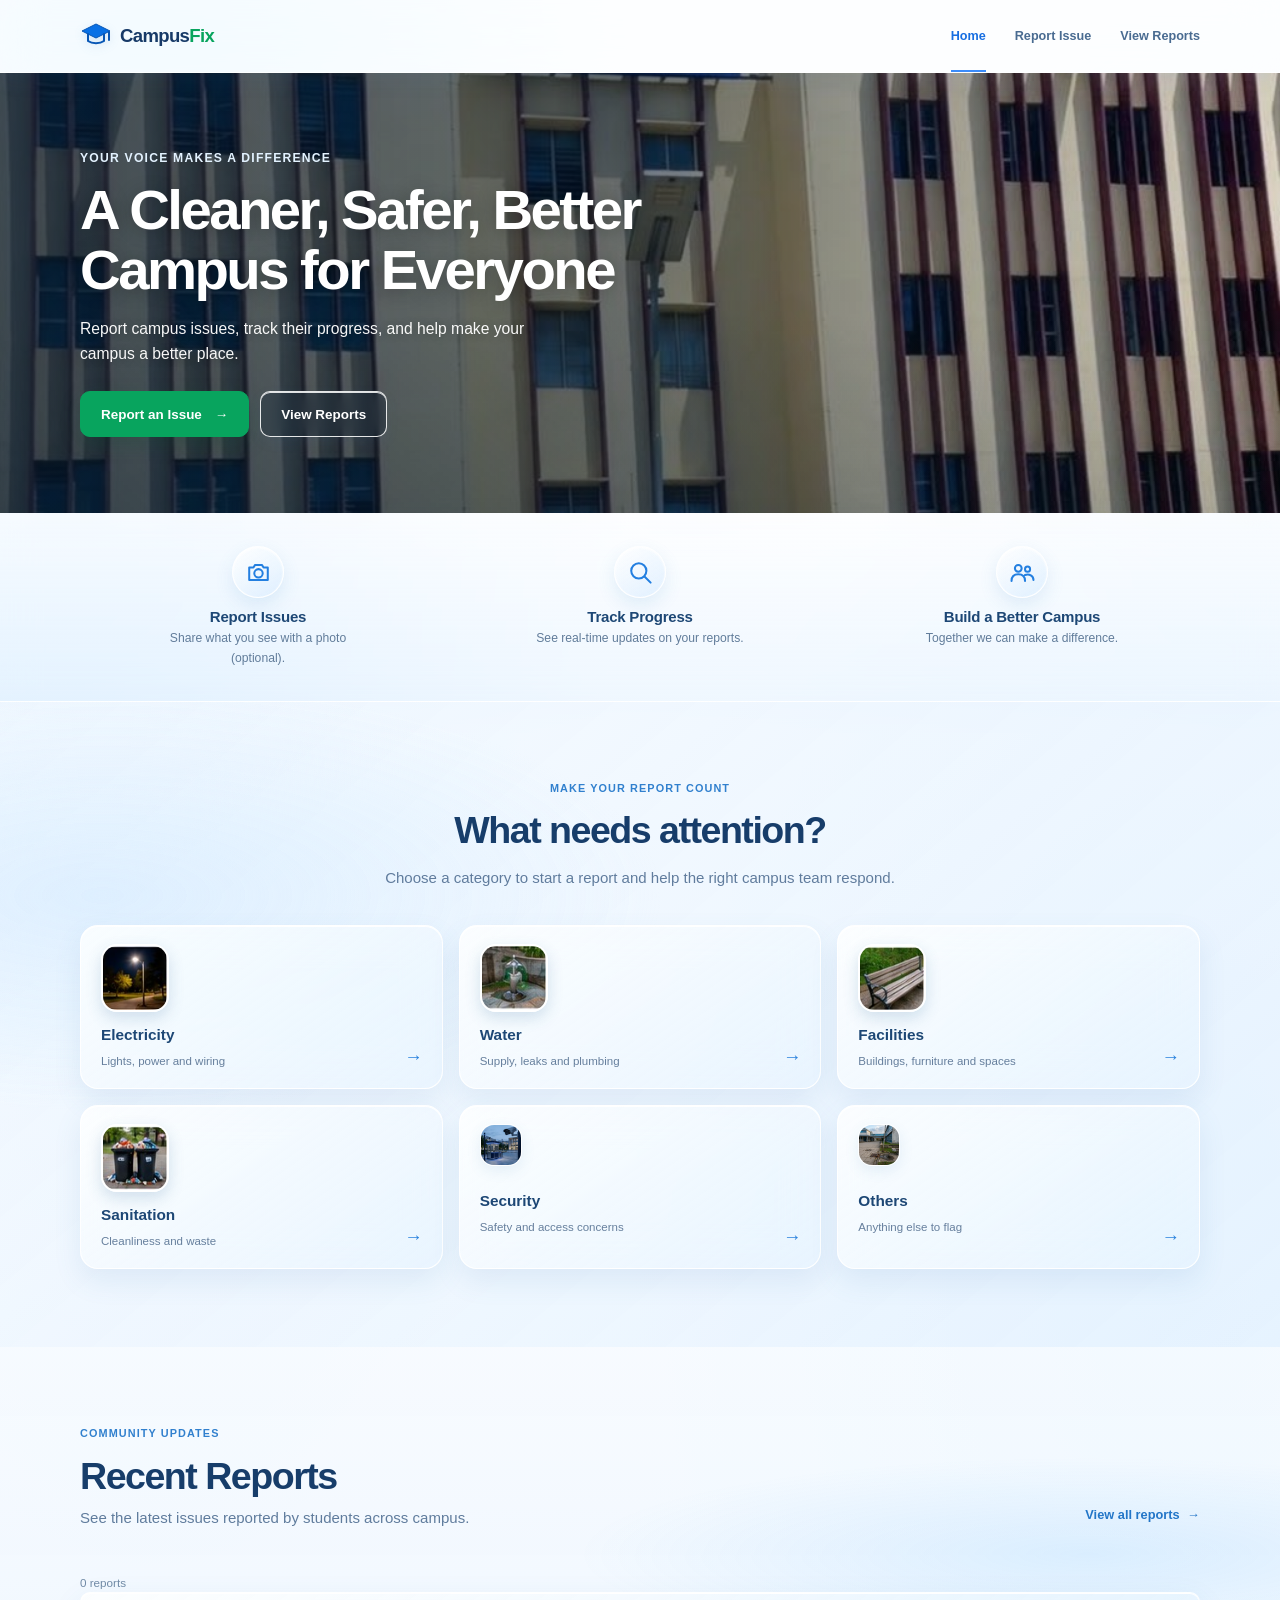
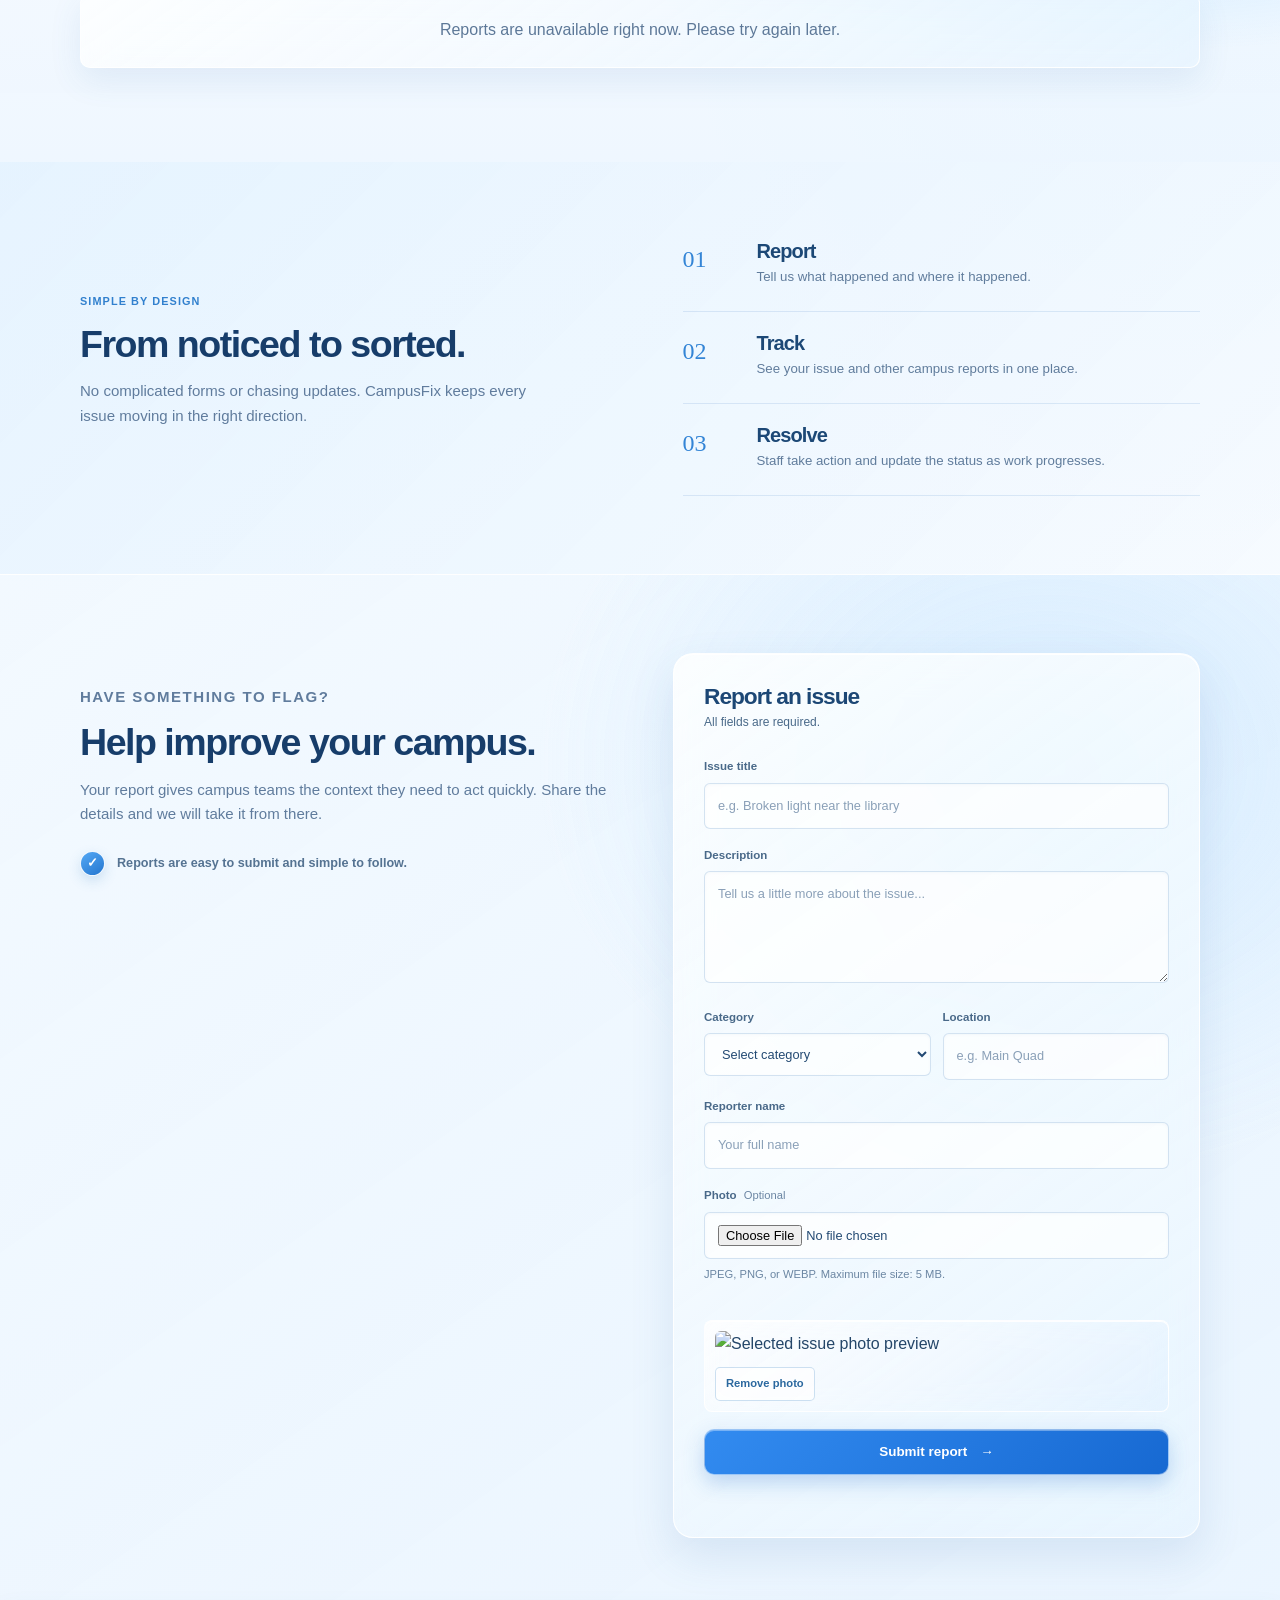
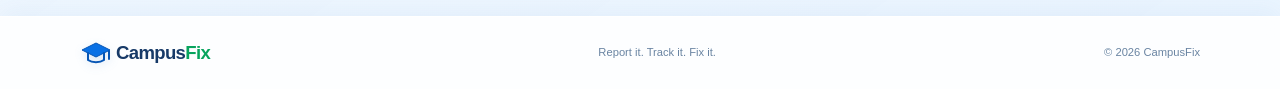
<file: frontend/index.html>
<!DOCTYPE html>
<html lang="en">
<head>
    <meta charset="UTF-8">
    <meta name="viewport" content="width=device-width, initial-scale=1.0">
    <meta name="description" content="CampusFix helps students report and track campus issues.">
    <title>CampusFix | Report it. Track it. Fix it.</title>
    <link rel="stylesheet" href="style.css">
</head>
<body>
    <header class="site-header">
        <div class="container nav-wrap">
            <a class="brand" href="index.html" aria-label="CampusFix home">
                <span class="brand-mark" aria-hidden="true"><svg viewBox="0 0 32 32"><path d="m2 11 14-7 14 7-14 7L2 11Z"/><path d="M8 14v7c4 3 12 3 16 0v-7"/><path d="M29 12v8"/></svg></span>
                <span>Campus<span class="brand-accent">Fix</span></span>
            </a>
            <button class="menu-toggle" type="button" aria-label="Toggle navigation" aria-expanded="false" aria-controls="site-nav">Menu</button>
            <nav id="site-nav" class="site-nav" aria-label="Main navigation">
                <a class="active" href="index.html">Home</a>
                <a href="#report-form">Report Issue</a>
                <a href="reports.html">View Reports</a>
            </nav>
        </div>
    </header>

    <main>
        <section class="hero">
            <img class="hero-photo" src="ucc-campus-hero.jpeg" alt="" aria-hidden="true">
            <div class="container hero-grid">
                <div class="hero-copy">
                    <p class="eyebrow">Your voice makes a difference</p>
                    <h1>A Cleaner, Safer, Better Campus for Everyone</h1>
                    <p class="hero-text">Report campus issues, track their progress, and help make your campus a better place.</p>
                    <div class="hero-actions">
                        <a class="button button-primary" href="#report-form">Report an Issue <span aria-hidden="true">&#8594;</span></a>
                        <a class="button button-light" href="reports.html">View Reports</a>
                    </div>
                </div>
            </div>
        </section>

        <section class="feature-strip" aria-label="How CampusFix helps">
            <div class="container feature-grid">
                <article class="feature-item">
                    <span class="feature-icon" aria-hidden="true"><svg viewBox="0 0 32 32"><path d="M5 10h5l2-3h8l2 3h5v15H5z"/><circle cx="16" cy="17" r="5"/></svg></span>
                    <h2>Report Issues</h2>
                    <p>Share what you see with a photo (optional).</p>
                </article>
                <article class="feature-item">
                    <span class="feature-icon" aria-hidden="true"><svg viewBox="0 0 32 32"><circle cx="14" cy="14" r="9"/><path d="m21 21 7 7"/></svg></span>
                    <h2>Track Progress</h2>
                    <p>See real-time updates on your reports.</p>
                </article>
                <article class="feature-item">
                    <span class="feature-icon" aria-hidden="true"><svg viewBox="0 0 32 32"><circle cx="11" cy="11" r="4"/><circle cx="22" cy="12" r="3"/><path d="M3 26c0-5 3-8 8-8s8 3 8 8M19 19c5-2 10 1 10 6"/></svg></span>
                    <h2>Build a Better Campus</h2>
                    <p>Together we can make a difference.</p>
                </article>
            </div>
        </section>

        <section class="section categories-section">
            <div class="container">
                <div class="section-heading centered">
                    <p class="eyebrow">Make your report count</p>
                    <h2>What needs attention?</h2>
                    <p>Choose a category to start a report and help the right campus team respond.</p>
                </div>
                <div class="category-grid">
                    <a class="category-card" data-category="Electricity" href="#report-form"><img class="category-photo" src="category-electricity.jpg" alt="Campus walkway streetlight"><strong>Electricity</strong><small>Lights, power and wiring</small><span class="card-arrow" aria-hidden="true">&#8594;</span></a>
                    <a class="category-card" data-category="Water" href="#report-form"><img class="category-photo" src="category-water.jpg" alt="Campus water fountain"><strong>Water</strong><small>Supply, leaks and plumbing</small><span class="card-arrow" aria-hidden="true">&#8594;</span></a>
                    <a class="category-card" data-category="Facilities" href="#report-form"><img class="category-photo" src="category-facilities.jpg" alt="Campus bench needing repair"><strong>Facilities</strong><small>Buildings, furniture and spaces</small><span class="card-arrow" aria-hidden="true">&#8594;</span></a>
                    <a class="category-card" data-category="Sanitation" href="#report-form"><img class="category-photo" src="category-sanitation.jpg" alt="Overflowing campus waste bins"><strong>Sanitation</strong><small>Cleanliness and waste</small><span class="card-arrow" aria-hidden="true">&#8594;</span></a>
                    <a class="category-card" data-category="Security" href="#report-form"><img class="category-icon security-photo" src="security-campus.jpeg" alt="Campus security cameras and gated entrance"><strong>Security</strong><small>Safety and access concerns</small><span class="card-arrow" aria-hidden="true">&#8594;</span></a>
                    <a class="category-card" data-category="Other" href="#report-form"><img class="category-icon other-photo" src="other-issue.jpeg" alt="Damaged campus walkway drain with standing water"><strong>Others</strong><small>Anything else to flag</small><span class="card-arrow" aria-hidden="true">&#8594;</span></a>
                </div>
            </div>
        </section>

        <section class="section home-reports-section">
            <div class="container">
                <div class="home-reports-heading">
                    <div class="section-heading">
                        <p class="eyebrow">Community updates</p>
                        <h2>Recent Reports</h2>
                        <p>See the latest issues reported by students across campus.</p>
                    </div>
                    <a class="text-link" href="reports.html">View all reports <span aria-hidden="true">&#8594;</span></a>
                </div>
                <div id="reports-list" class="reports-list" data-limit="3"></div>
                <p id="results-count" class="home-reports-count" aria-live="polite"></p>
                <p id="empty-reports" class="empty-state" hidden>No reports have been submitted yet.</p>
            </div>
        </section>

        <section class="section process-section">
            <div class="container process-grid">
                <div class="section-heading"><p class="eyebrow">Simple by design</p><h2>From noticed to sorted.</h2><p>No complicated forms or chasing updates. CampusFix keeps every issue moving in the right direction.</p></div>
                <ol class="process-list">
                    <li><span>01</span><div><h3>Report</h3><p>Tell us what happened and where it happened.</p></div></li>
                    <li><span>02</span><div><h3>Track</h3><p>See your issue and other campus reports in one place.</p></div></li>
                    <li><span>03</span><div><h3>Resolve</h3><p>Staff take action and update the status as work progresses.</p></div></li>
                </ol>
            </div>
        </section>

        <section id="report-form" class="section report-section">
            <div class="container report-grid">
                <div class="report-intro"><p class="eyebrow">Have something to flag?</p><h2>Help improve your campus.</h2><p>Your report gives campus teams the context they need to act quickly. Share the details and we will take it from there.</p><div class="intro-detail"><span>&#10003;</span><span>Reports are easy to submit and simple to follow.</span></div></div>
                <form class="issue-form" id="issue-form" novalidate>
                    <div class="form-heading"><h3>Report an issue</h3><p>All fields are required.</p></div>
                    <div class="form-group"><label for="issue-title">Issue title</label><input id="issue-title" name="issue-title" type="text" placeholder="e.g. Broken light near the library" required></div>
                    <div class="form-group"><label for="description">Description</label><textarea id="description" name="description" rows="4" placeholder="Tell us a little more about the issue..." required></textarea></div>
                    <div class="form-row"><div class="form-group"><label for="category">Category</label><select id="category" name="category" required><option value="">Select category</option><option>Electricity</option><option>Water</option><option>Facilities</option><option>Sanitation</option><option>Security</option><option value="Other">Others</option></select></div><div class="form-group"><label for="location">Location</label><input id="location" name="location" type="text" placeholder="e.g. Main Quad" required></div></div>
                    <div class="form-group"><label for="reporter">Reporter name</label><input id="reporter" name="reporter" type="text" placeholder="Your full name" required></div>
                    <div class="form-group photo-upload-group">
                        <label for="issue-photo">Photo <span class="optional-label">Optional</span></label>
                        <input id="issue-photo" name="issue-photo" type="file" accept="image/jpeg,image/png,image/webp">
                        <p class="photo-upload-help">JPEG, PNG, or WEBP. Maximum file size: 5 MB.</p>
                        <p class="photo-message" id="photo-message" role="status"></p>
                        <div class="photo-preview" id="photo-preview" hidden>
                            <img id="photo-preview-image" alt="Selected issue photo preview">
                            <button class="photo-remove" id="remove-photo" type="button">Remove photo</button>
                        </div>
                    </div>
                    <button class="button button-primary button-full" type="submit">Submit report <span aria-hidden="true">&#8594;</span></button>
                    <p class="form-message" id="form-message" role="status"></p>
                </form>
            </div>
        </section>
    </main>

    <footer class="site-footer"><div class="container footer-wrap"><a class="brand brand-footer" href="index.html"><span class="brand-mark" aria-hidden="true"><svg viewBox="0 0 32 32"><path d="m2 11 14-7 14 7-14 7L2 11Z"/><path d="M8 14v7c4 3 12 3 16 0v-7"/><path d="M29 12v8"/></svg></span><span>Campus<span class="brand-accent">Fix</span></span></a><p>Report it. Track it. Fix it.</p><span class="footer-copy">&#169; 2026 CampusFix</span></div></footer>
    <script src="script.js"></script>
</body>
</html>
</file>
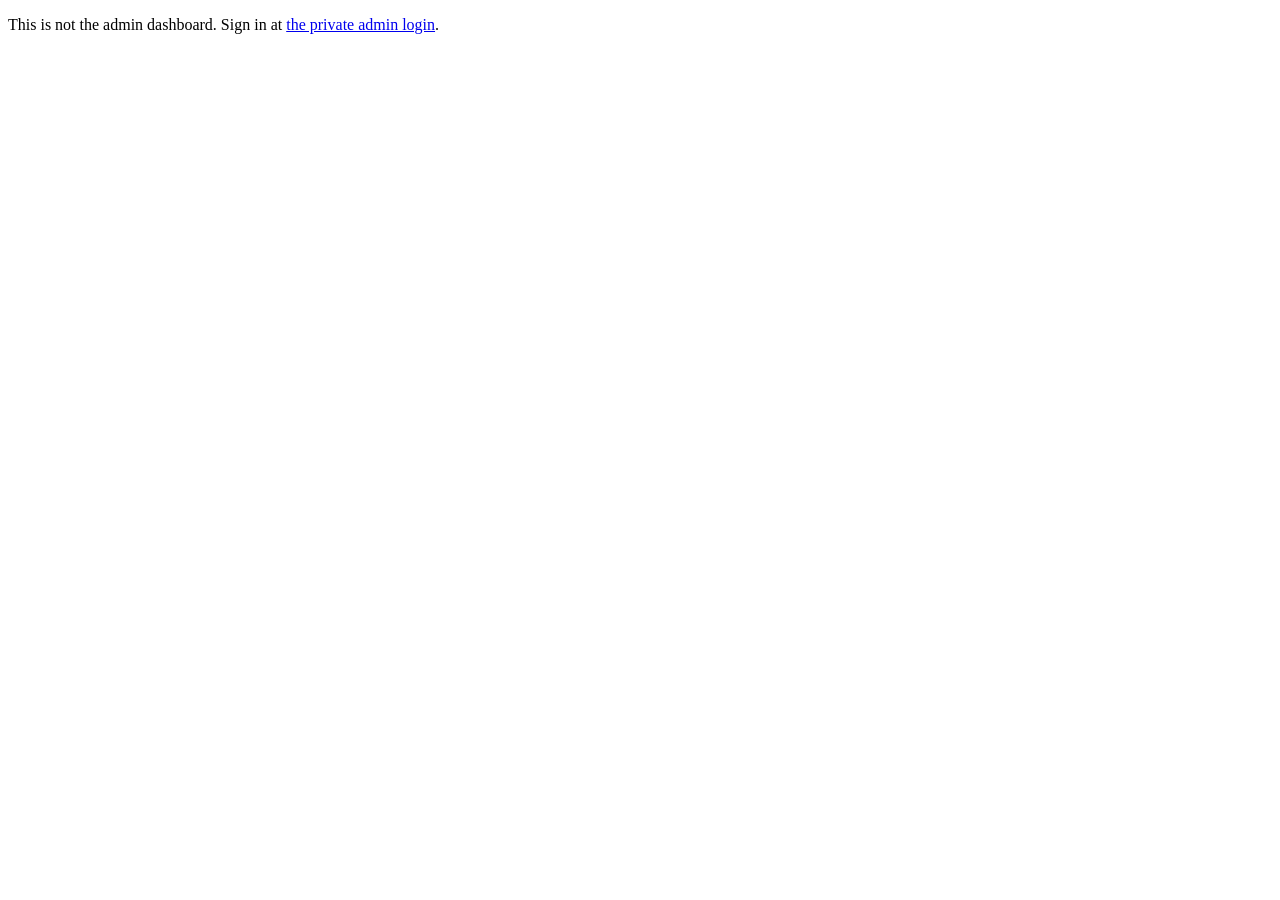
<file: frontend/admin-dashboard-placeholder.html>
<!DOCTYPE html>
<html lang="en">
<head>
    <meta charset="UTF-8">
    <meta name="robots" content="noindex, nofollow">
    <meta name="viewport" content="width=device-width, initial-scale=1.0">
    <title>CampusFix</title>
</head>
<body>
    <p>This is not the admin dashboard. Sign in at <a href="/control-panel">the private admin login</a>.</p>
</body>
</html>
</file>
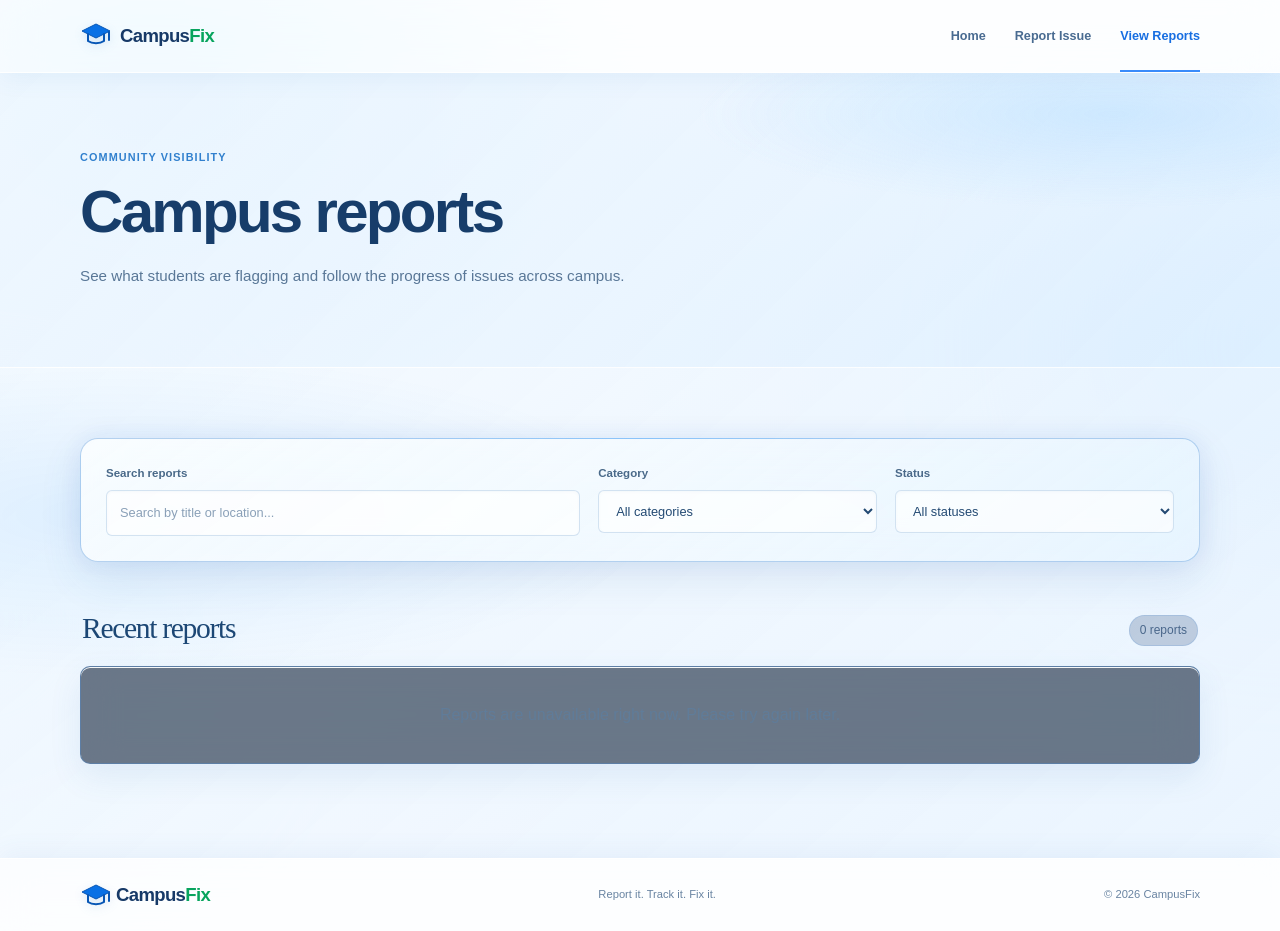
<file: frontend/reports.html>
<!DOCTYPE html>
<html lang="en">
<head><meta charset="UTF-8"><meta name="viewport" content="width=device-width, initial-scale=1.0"><meta name="description" content="View reported campus issues on CampusFix."><title>View Reports | CampusFix</title><link rel="stylesheet" href="style.css"></head>
<body>
    <header class="site-header"><div class="container nav-wrap"><a class="brand" href="index.html" aria-label="CampusFix home"><span class="brand-mark" aria-hidden="true"><svg viewBox="0 0 32 32"><path d="m2 11 14-7 14 7-14 7L2 11Z"/><path d="M8 14v7c4 3 12 3 16 0v-7"/><path d="M29 12v8"/></svg></span><span>Campus<span class="brand-accent">Fix</span></span></a><button class="menu-toggle" type="button" aria-label="Toggle navigation" aria-expanded="false" aria-controls="site-nav">Menu</button><nav id="site-nav" class="site-nav" aria-label="Main navigation"><a href="index.html">Home</a><a href="index.html#report-form">Report Issue</a><a class="active" href="reports.html">View Reports</a></nav></div></header>
    <main class="reports-page"><section class="page-intro"><div class="container"><p class="eyebrow">Community visibility</p><h1>Campus reports</h1><p>See what students are flagging and follow the progress of issues across campus.</p></div></section>
        <section class="section reports-section"><div class="container"><div class="filter-bar"><div class="search-field"><label for="report-search">Search reports</label><input id="report-search" type="search" placeholder="Search by title or location..."></div><div class="filter-field"><label for="category-filter">Category</label><select id="category-filter"><option value="all">All categories</option><option>Electricity</option><option>Water</option><option>Facilities</option><option>Sanitation</option><option>Security</option><option value="Other">Others</option></select></div><div class="filter-field"><label for="status-filter">Status</label><select id="status-filter"><option value="all">All statuses</option><option>Pending</option><option>In Progress</option><option>Resolved</option></select></div></div><div class="results-heading"><h2>Recent reports</h2><span id="results-count">6 reports</span></div><div id="reports-list" class="reports-list"></div><p id="empty-reports" class="empty-state" hidden>No reports match those filters.</p></div></section></main>
    <footer class="site-footer"><div class="container footer-wrap"><a class="brand brand-footer" href="index.html"><span class="brand-mark" aria-hidden="true"><svg viewBox="0 0 32 32"><path d="m2 11 14-7 14 7-14 7L2 11Z"/><path d="M8 14v7c4 3 12 3 16 0v-7"/><path d="M29 12v8"/></svg></span><span>Campus<span class="brand-accent">Fix</span></span></a><p>Report it. Track it. Fix it.</p><span class="footer-copy">&#169; 2026 CampusFix</span></div></footer><script src="script.js"></script>
</body></html>
</file>
<file: frontend/style.css>
:root {
	--void: #050914;
	--ink: #f4f8ff;
	--muted: #8e9db4;
	--muted-bright: #b8c6da;
	--navy: #0a1223;
	--navy-light: #111e38;
	--blue: #2563eb;
	--blue-bright: #4e8cff;
	--cyan: #47d8ff;
	--line: rgba(150, 181, 231, .16);
	--line-strong: rgba(106, 159, 244, .32);
	--paper: #08101f;
	--white: #ffffff;
	--accent: var(--blue-bright);
	--teal: var(--cyan);
	--glass: rgba(15, 29, 54, .66);
	--glass-soft: rgba(13, 26, 49, .46);
	--shadow: 0 24px 70px rgba(0, 0, 0, .36);
	--glow: 0 0 34px rgba(52, 128, 255, .18);
}
* { box-sizing: border-box; }
html { scroll-behavior: smooth; }
body { position: relative; min-height: 100vh; margin: 0; overflow-x: hidden; color: var(--ink); background: var(--void); font-family: "Segoe UI", "Helvetica Neue", sans-serif; line-height: 1.6; }
body::before, body::after { position: fixed; z-index: -1; width: 36rem; height: 36rem; border-radius: 50%; content: ""; filter: blur(90px); opacity: .18; pointer-events: none; }
body::before { top: -16rem; right: -9rem; background: #145ee9; }
body::after { bottom: -21rem; left: -13rem; background: #0a9bd4; opacity: .1; }
::selection { color: var(--white); background: rgba(49, 123, 255, .65); }
:focus-visible { outline: 2px solid var(--cyan); outline-offset: 4px; }
a { color: inherit; text-decoration: none; }
button, input, select, textarea { font: inherit; }
.container { width: min(1120px, calc(100% - 48px)); margin: 0 auto; }
.site-header { position: relative; z-index: 10; border-bottom: 1px solid var(--line); background: rgba(5, 9, 20, .72); box-shadow: 0 10px 35px rgba(0, 0, 0, .18); backdrop-filter: blur(20px); }
.nav-wrap, .footer-wrap { display: flex; align-items: center; min-height: 78px; }
.nav-wrap { justify-content: space-between; }
.brand { display: inline-flex; align-items: center; gap: 10px; color: var(--ink); font-size: 1.25rem; font-weight: 700; letter-spacing: -.04em; }
.brand-mark { display: grid; width: 34px; height: 34px; place-items: center; color: var(--white); border: 1px solid rgba(137, 193, 255, .58); border-radius: 10px 10px 10px 2px; background: linear-gradient(135deg, var(--blue-bright), #1945b8); box-shadow: 0 0 24px rgba(60, 137, 255, .32); font-family: Georgia, serif; font-size: 1.3rem; }
.brand-accent { color: var(--cyan); }
.site-nav { display: flex; align-items: center; gap: 31px; color: var(--muted); font-size: .84rem; font-weight: 650; }
.site-nav a { padding: 29px 0 25px; border-bottom: 3px solid transparent; transition: color .2s, border-color .2s, text-shadow .2s; }
.site-nav a:hover, .site-nav a.active { color: var(--white); border-bottom-color: var(--cyan); text-shadow: 0 0 18px rgba(71, 216, 255, .36); }
.menu-toggle { display: none; border: 1px solid var(--line-strong); border-radius: 7px; padding: 8px 12px; color: var(--ink); background: var(--glass); font-weight: 700; }
.hero { position: relative; overflow: hidden; min-height: 590px; padding: 105px 0 118px; background: radial-gradient(ellipse at 78% 18%, rgba(43, 119, 255, .28), transparent 30%), radial-gradient(ellipse at 9% 88%, rgba(0, 173, 224, .1), transparent 28%), linear-gradient(135deg, #050914 0%, #09162c 54%, #071124 100%); }
.hero::after { position: absolute; right: 9%; bottom: -14rem; width: 25rem; height: 25rem; border: 1px solid rgba(71, 216, 255, .1); border-radius: 50%; box-shadow: 0 0 0 30px rgba(71, 216, 255, .025), 0 0 0 60px rgba(71, 216, 255, .02); content: ""; pointer-events: none; }
.hero-grid, .report-grid, .process-grid { display: grid; grid-template-columns: 1fr 1fr; align-items: center; gap: 80px; }
.hero-copy { position: relative; z-index: 1; max-width: 570px; }
.eyebrow { margin: 0 0 12px; color: var(--cyan); font-size: .72rem; font-weight: 700; letter-spacing: .13em; text-transform: uppercase; }
.hero .eyebrow { color: #7dbbff; }
h1, h2, h3, p { margin-top: 0; }
h1, h2, h3 { color: var(--ink); line-height: 1.14; letter-spacing: -.045em; }
.hero h1 { max-width: 560px; margin-bottom: 22px; color: var(--white); font-family: Georgia, serif; font-size: clamp(2.8rem, 5vw, 4.3rem); font-weight: 400; line-height: 1.08; }
.hero h1 span { color: var(--cyan); font-style: italic; text-shadow: 0 0 25px rgba(71, 216, 255, .2); }
.hero-text { max-width: 495px; margin-bottom: 31px; color: var(--muted-bright); font-size: 1rem; }
.hero-actions { display: flex; flex-wrap: wrap; gap: 12px; }
.button { display: inline-flex; align-items: center; justify-content: center; gap: 13px; min-height: 48px; padding: 0 20px; border: 1px solid transparent; border-radius: 8px; cursor: pointer; font-size: .86rem; font-weight: 700; transition: transform .22s, box-shadow .22s, border-color .22s, background .22s; }
.button:hover { transform: translateY(-3px); box-shadow: 0 14px 28px rgba(0, 0, 0, .3), 0 0 22px rgba(45, 125, 255, .2); }
.button-primary { color: var(--white); border-color: rgba(145, 200, 255, .38); background: linear-gradient(135deg, #3479ff, #1950c7); box-shadow: 0 8px 22px rgba(29, 93, 219, .25); }
.button-light { color: var(--muted-bright); border-color: var(--line-strong); background: rgba(19, 38, 71, .42); }
.button-light:hover { color: var(--white); border-color: rgba(71, 216, 255, .5); background: rgba(31, 67, 119, .55); }
.button-full { width: 100%; }
.hero-note { display: flex; align-items: center; gap: 9px; margin-top: 36px; color: var(--muted); font-size: .76rem; }
.pulse-dot { width: 8px; height: 8px; border-radius: 50%; background: var(--cyan); box-shadow: 0 0 0 5px rgba(71, 216, 255, .12), 0 0 15px rgba(71, 216, 255, .7); }
.hero-panel, .category-card, .issue-form, .filter-bar, .report-card, .stat-card, .admin-table-wrap, .empty-state { border: 1px solid var(--line); background: linear-gradient(145deg, rgba(19, 38, 71, .72), rgba(9, 19, 37, .74)); box-shadow: var(--shadow); backdrop-filter: blur(18px); }
.hero-panel { position: relative; z-index: 1; padding: 27px; color: var(--white); border-color: var(--line-strong); border-radius: 14px; box-shadow: var(--shadow), var(--glow); }
.hero-panel::before { position: absolute; top: -1px; right: 13%; left: 13%; height: 1px; background: linear-gradient(90deg, transparent, rgba(121, 190, 255, .75), transparent); content: ""; }
.panel-topline, .activity-list > div, .results-heading, .intro-detail { display: flex; align-items: center; justify-content: space-between; }
.panel-topline { color: var(--muted-bright); font-size: .78rem; font-weight: 700; }.live-label { color: var(--cyan); font-size: .68rem; }.activity-total { display: flex; align-items: baseline; gap: 10px; margin-top: 25px; }.activity-total strong { color: var(--white); font-family: Georgia, serif; font-size: 3.1rem; font-weight: 400; }.activity-total span { color: var(--muted); font-size: .75rem; }.mini-chart { display: flex; align-items: end; gap: 8px; height: 56px; margin: 8px 0 23px; border-bottom: 1px solid var(--line); }.mini-chart i { flex: 1; border-radius: 3px 3px 0 0; background: linear-gradient(to top, #1d5bd7, var(--cyan)); opacity: .7; }.mini-chart i:nth-child(1) { height: 35%; }.mini-chart i:nth-child(2) { height: 53%; }.mini-chart i:nth-child(3) { height: 43%; }.mini-chart i:nth-child(4) { height: 72%; }.mini-chart i:nth-child(5) { height: 62%; }.mini-chart i:nth-child(6) { height: 82%; }.mini-chart i:nth-child(7) { height: 72%; }.mini-chart i:nth-child(8) { height: 100%; background: var(--cyan); }.activity-list { display: grid; gap: 9px; }.activity-list > div { gap: 10px; justify-content: flex-start; padding: 11px 0; border-top: 1px solid var(--line); }.activity-list > div > span:nth-child(2) { flex: 1; }.activity-list strong, .activity-list small { display: block; }.activity-list strong { color: var(--white); font-size: .75rem; }.activity-list small { color: var(--muted); font-size: .64rem; }.activity-icon { display: grid; width: 31px; height: 31px; place-items: center; border: 1px solid var(--line-strong); border-radius: 8px; background: rgba(53, 119, 233, .16); color: var(--cyan); font-size: .9rem; }.teal, .blue { background: rgba(53, 119, 233, .16); color: var(--cyan); }.orange { background: rgba(75, 128, 222, .16); color: #8cb6ff; }
.status { display: inline-block; padding: 4px 8px; border: 1px solid transparent; border-radius: 20px; font-size: .61rem; font-weight: 700; white-space: nowrap; }.status-pending { color: #a9c9ff; border-color: rgba(99, 157, 255, .28); background: rgba(55, 111, 217, .18); }.status-progress { color: #7be8ff; border-color: rgba(71, 216, 255, .27); background: rgba(25, 152, 190, .16); }.status-resolved { color: #a7d8ff; border-color: rgba(89, 177, 255, .25); background: rgba(45, 107, 190, .18); }
.section { position: relative; padding: 104px 0; }.categories-section, .reports-section, .admin-section { background: linear-gradient(180deg, rgba(9, 18, 35, .92), rgba(5, 10, 21, .96)); }.categories-section::before { position: absolute; top: 0; right: 12%; left: 12%; height: 1px; background: linear-gradient(90deg, transparent, rgba(71, 216, 255, .22), transparent); content: ""; }.section-heading { max-width: 475px; }.section-heading.centered { max-width: 570px; margin: 0 auto 48px; text-align: center; }.section-heading h2, .report-intro h2 { margin-bottom: 14px; font-family: Georgia, serif; font-size: 2.55rem; font-weight: 400; }.section-heading > p:last-child, .report-intro > p { color: var(--muted); font-size: .94rem; }
.category-grid { display: grid; grid-template-columns: repeat(3, 1fr); gap: 16px; }.category-card { position: relative; display: flex; flex-direction: column; min-height: 190px; padding: 25px; border-radius: 11px; transition: transform .22s, border-color .22s, box-shadow .22s, background .22s; }.category-card:hover { transform: translateY(-5px); border-color: rgba(92, 169, 255, .52); background: linear-gradient(145deg, rgba(25, 56, 103, .8), rgba(9, 22, 43, .82)); box-shadow: var(--shadow), 0 0 30px rgba(45, 125, 255, .16); }.category-icon { display: grid; width: 42px; height: 42px; margin-bottom: 25px; place-items: center; border: 1px solid var(--line-strong); border-radius: 10px; background: rgba(42, 106, 222, .17); color: var(--cyan); font-size: 1.1rem; }.category-card strong { margin-bottom: 4px; color: var(--ink); font-size: .96rem; }.category-card small { color: var(--muted); font-size: .73rem; }.card-arrow { position: absolute; right: 25px; bottom: 23px; color: var(--cyan); font-size: 1.15rem; transition: transform .22s; }.category-card:hover .card-arrow { transform: translateX(4px); }.icon-yellow, .icon-blue, .icon-coral, .icon-green, .icon-navy, .icon-purple { color: var(--cyan); background: rgba(42, 106, 222, .17); }
.process-section { background: radial-gradient(circle at 15% 50%, rgba(22, 74, 160, .2), transparent 33%), #070e1b; }.process-grid { gap: 120px; }.process-list { display: grid; gap: 0; margin: 0; padding: 0; list-style: none; }.process-list li { display: grid; grid-template-columns: 55px 1fr; gap: 19px; padding: 20px 0 24px; border-bottom: 1px solid var(--line); }.process-list li:first-child { padding-top: 0; }.process-list > li > span { color: var(--cyan); font-family: Georgia, serif; font-size: 1.5rem; }.process-list h3 { margin-bottom: 3px; color: var(--white); font-family: Georgia, serif; font-size: 1.25rem; font-weight: 400; }.process-list p { margin: 0; color: var(--muted); font-size: .83rem; }
.report-section { color: var(--white); background: radial-gradient(circle at 78% 20%, rgba(27, 84, 176, .23), transparent 31%), linear-gradient(135deg, #09162c, #060c19); }.report-grid { align-items: start; gap: 90px; }.report-intro { padding-top: 45px; }.report-intro h2 { color: var(--white); }.intro-detail { justify-content: flex-start; gap: 12px; margin-top: 25px; color: var(--muted-bright); font-size: .79rem; font-weight: 700; }.intro-detail span:first-child { display: grid; width: 25px; height: 25px; place-items: center; color: var(--white); border: 1px solid rgba(71, 216, 255, .4); border-radius: 50%; background: rgba(35, 148, 212, .3); }
.issue-form { padding: 34px; border-color: var(--line-strong); border-radius: 12px; box-shadow: var(--shadow), 0 0 30px rgba(27, 95, 193, .1); }.form-heading { margin-bottom: 25px; }.form-heading h3 { margin-bottom: 3px; color: var(--white); font-family: Georgia, serif; font-size: 1.5rem; font-weight: 400; }.form-heading p { margin: 0; color: var(--muted); font-size: .75rem; }.form-group { margin-bottom: 17px; }.form-group label, .filter-field label, .search-field label { display: block; margin-bottom: 7px; color: var(--muted-bright); font-size: .72rem; font-weight: 700; }.form-group input, .form-group select, .form-group textarea, .filter-field select, .search-field input { width: 100%; padding: 12px 13px; border: 1px solid var(--line); border-radius: 6px; outline: none; color: var(--ink); background: rgba(3, 10, 22, .58); font-size: .8rem; transition: border-color .2s, box-shadow .2s, background .2s; }.form-group input::placeholder, .form-group textarea::placeholder, .search-field input::placeholder { color: #687993; }.form-group textarea { min-height: 112px; resize: vertical; }.form-group input:focus, .form-group select:focus, .form-group textarea:focus, .filter-field select:focus, .search-field input:focus { border-color: var(--cyan); background: rgba(8, 22, 45, .8); box-shadow: 0 0 0 3px rgba(71, 216, 255, .1), 0 0 20px rgba(71, 216, 255, .08); }.form-row { display: grid; grid-template-columns: 1fr 1fr; gap: 12px; }.form-message { min-height: 20px; margin: 12px 0 0; color: var(--cyan); font-size: .75rem; font-weight: 700; }
.page-intro { padding: 63px 0 67px; border-bottom: 1px solid var(--line); background: radial-gradient(circle at 73% 0%, rgba(31, 96, 202, .25), transparent 36%), linear-gradient(135deg, #050914, #0a1830); }.page-intro h1 { margin-bottom: 10px; color: var(--white); font-family: Georgia, serif; font-size: 3.3rem; font-weight: 400; }.page-intro p:last-child { max-width: 500px; margin: 0; color: var(--muted-bright); font-size: .95rem; }.reports-section, .admin-section { padding-top: 62px; }.filter-bar { display: grid; grid-template-columns: 1.7fr 1fr 1fr; gap: 14px; padding: 21px; border-radius: 11px; }.results-heading { margin: 39px 0 18px; }.results-heading h2 { margin: 3px 0 0; color: var(--white); font-family: Georgia, serif; font-size: 1.65rem; font-weight: 400; }.results-heading > span { color: var(--muted); font-size: .75rem; }.reports-list { display: grid; grid-template-columns: 1fr 1fr; gap: 16px; }.report-card { padding: 22px; border-radius: 10px; transition: transform .22s, border-color .22s, box-shadow .22s; }.report-card:hover { transform: translateY(-4px); border-color: var(--line-strong); box-shadow: var(--shadow), var(--glow); }.report-card-top { display: flex; justify-content: space-between; align-items: start; gap: 15px; margin-bottom: 14px; }.report-card h3 { margin: 0; color: var(--white); font-family: Georgia, serif; font-size: 1.13rem; font-weight: 400; }.report-card p { margin-bottom: 19px; color: var(--muted); font-size: .79rem; }.report-meta { display: flex; flex-wrap: wrap; gap: 8px 19px; padding-top: 14px; border-top: 1px solid var(--line); color: var(--muted); font-size: .68rem; }.report-meta strong { color: var(--muted-bright); }.empty-state { padding: 35px; border-radius: 10px; color: var(--muted); text-align: center; }
.reports-page .page-intro { padding-top: 76px; padding-bottom: 78px; }.reports-page .page-intro h1 { margin-bottom: 16px; font-size: clamp(2.7rem, 5vw, 3.75rem); }.reports-page .page-intro p:last-child { max-width: 580px; line-height: 1.75; }.reports-page .reports-section { padding-top: 70px; }.reports-page .filter-bar { position: relative; gap: 18px; padding: 25px; border-color: var(--line-strong); box-shadow: var(--shadow), 0 0 28px rgba(27, 95, 193, .08); }.reports-page .filter-bar::before { position: absolute; top: -1px; right: 18%; left: 18%; height: 1px; background: linear-gradient(90deg, transparent, rgba(121, 190, 255, .7), transparent); content: ""; }.reports-page .results-heading { margin: 45px 2px 20px; align-items: end; }.reports-page .results-heading h2 { margin-top: 5px; font-size: 1.85rem; }.reports-page .results-heading > span { padding: 5px 10px; border: 1px solid var(--line); border-radius: 999px; color: var(--muted-bright); background: rgba(23, 58, 112, .22); }.reports-page .reports-list { gap: 18px; }.reports-page .report-card { min-height: 218px; padding: 25px; border-color: rgba(150, 181, 231, .2); background: linear-gradient(145deg, rgba(18, 39, 75, .78), rgba(8, 18, 36, .82)); }.reports-page .report-card-top { min-height: 34px; margin-bottom: 17px; }.reports-page .report-card h3 { max-width: 72%; font-size: 1.2rem; line-height: 1.25; }.reports-page .report-card p { min-height: 50px; margin-bottom: 22px; line-height: 1.7; }.reports-page .report-meta { gap: 9px 16px; line-height: 1.4; }.reports-page .report-meta span { display: inline-flex; align-items: center; gap: 5px; }.reports-page .report-meta span:not(:last-child)::after { color: rgba(143, 174, 222, .55); content: "•"; }.reports-page .empty-state { border-color: var(--line-strong); background: rgba(12, 27, 51, .58); }
.stats-grid { display: grid; grid-template-columns: repeat(4, 1fr); gap: 15px; }.stat-card { padding: 22px; border-radius: 10px; border-top: 2px solid var(--blue-bright); transition: transform .22s, border-color .22s, box-shadow .22s; }.stat-card:hover { transform: translateY(-4px); border-color: var(--line-strong); box-shadow: var(--shadow), var(--glow); }.stat-card.stat-pending, .stat-card.stat-progress, .stat-card.stat-resolved { border-top-color: var(--blue-bright); }.stat-label, .stat-card small { display: block; color: var(--muted); font-size: .7rem; }.stat-card strong { display: block; margin: 8px 0 1px; color: var(--white); font-family: Georgia, serif; font-size: 2.25rem; font-weight: 400; }.admin-table-wrap { margin-top: 48px; padding: 25px; border-radius: 11px; }.admin-table-wrap .results-heading { margin: 0 0 18px; }.admin-table { width: 100%; border-collapse: collapse; color: var(--muted-bright); text-align: left; font-size: .75rem; }.admin-table th { padding: 12px 10px; color: var(--muted); border-bottom: 1px solid var(--line); font-size: .65rem; text-transform: uppercase; letter-spacing: .07em; }.admin-table td { padding: 15px 10px; border-bottom: 1px solid var(--line); }.admin-table tr:last-child td { border-bottom: 0; }.admin-table td:first-child { min-width: 180px; color: var(--white); font-weight: 700; }.admin-table select { padding: 7px; border: 1px solid var(--line); border-radius: 5px; color: var(--muted-bright); background: rgba(3, 10, 22, .7); font-size: .7rem; }.update-button { padding: 7px 10px; border: 1px solid var(--line-strong); border-radius: 5px; color: var(--cyan); background: rgba(36, 104, 214, .16); cursor: pointer; font-size: .68rem; font-weight: 700; transition: background .2s, transform .2s; }.update-button:hover { transform: translateY(-1px); background: rgba(36, 104, 214, .35); }.update-button.updated { color: #b7e3ff; border-color: rgba(71, 216, 255, .4); background: rgba(25, 152, 190, .22); }
.admin-page .page-intro { padding-top: 76px; padding-bottom: 78px; }.admin-page .page-intro h1 { margin-bottom: 16px; font-size: clamp(2.7rem, 5vw, 3.75rem); }.admin-page .page-intro p:last-child { max-width: 600px; line-height: 1.75; }.admin-page .admin-section { padding-top: 70px; }.admin-page .stats-grid { gap: 18px; }.admin-page .stat-card { min-height: 166px; padding: 25px; border-top-width: 3px; border-color: rgba(150, 181, 231, .2); background: linear-gradient(145deg, rgba(19, 40, 78, .78), rgba(8, 18, 36, .82)); }.admin-page .stat-card:hover { border-color: rgba(92, 169, 255, .52); }.admin-page .stat-label { color: var(--muted-bright); font-size: .72rem; letter-spacing: .02em; }.admin-page .stat-card strong { margin: 13px 0 2px; font-size: 2.7rem; line-height: 1; }.admin-page .stat-card small { color: var(--muted); line-height: 1.4; }.admin-page .admin-table-wrap { position: relative; margin-top: 52px; padding: 28px; border-color: var(--line-strong); box-shadow: var(--shadow), 0 0 28px rgba(27, 95, 193, .08); }.admin-page .admin-table-wrap::before { position: absolute; top: -1px; right: 18%; left: 18%; height: 1px; background: linear-gradient(90deg, transparent, rgba(121, 190, 255, .7), transparent); content: ""; }.admin-page .admin-table-wrap .results-heading { margin-bottom: 22px; align-items: end; }.admin-page .admin-table-wrap .results-heading h2 { margin-top: 5px; font-size: 1.85rem; }.admin-page .admin-table-wrap .results-heading > span { padding: 5px 10px; border: 1px solid var(--line); border-radius: 999px; color: var(--muted-bright); background: rgba(23, 58, 112, .22); }.admin-page .admin-table { border-spacing: 0 5px; border-collapse: separate; }.admin-page .admin-table th { padding: 11px 12px; border-bottom: 1px solid var(--line-strong); color: var(--muted-bright); }.admin-page .admin-table td { padding: 17px 12px; border-bottom: 1px solid rgba(150, 181, 231, .1); background: rgba(10, 24, 47, .36); }.admin-page .admin-table tbody tr { transition: transform .2s, background .2s; }.admin-page .admin-table tbody tr:hover { transform: translateX(2px); }.admin-page .admin-table tbody tr:hover td { background: rgba(25, 57, 106, .46); }.admin-page .admin-table td:first-child { border-left: 1px solid rgba(150, 181, 231, .1); border-radius: 7px 0 0 7px; }.admin-page .admin-table td:last-child { border-right: 1px solid rgba(150, 181, 231, .1); border-radius: 0 7px 7px 0; }.admin-page .admin-table select { min-width: 108px; padding: 8px 10px; border-color: var(--line-strong); background: rgba(3, 10, 22, .82); cursor: pointer; transition: border-color .2s, box-shadow .2s; }.admin-page .admin-table select:hover, .admin-page .admin-table select:focus { border-color: var(--cyan); box-shadow: 0 0 0 3px rgba(71, 216, 255, .1); }.admin-page .update-button { min-width: 63px; padding: 8px 11px; }
.site-footer { color: var(--muted); border-top: 1px solid var(--line); background: rgba(4, 8, 17, .86); }.footer-wrap { justify-content: space-between; gap: 20px; min-height: 95px; }.brand-footer { color: var(--white); font-size: 1rem; }.brand-footer .brand-mark { width: 28px; height: 28px; font-size: 1rem; }.footer-wrap p, .footer-copy { margin: 0; font-size: .7rem; }.footer-copy { color: #647692; }
.login-section { padding-top: 104px; padding-bottom: 118px; color: var(--white); background: linear-gradient(135deg, #050914 0%, #09162c 54%, #071124 100%); }
.login-grid { display: grid; grid-template-columns: 1fr 1fr; align-items: center; gap: 80px; }
.login-copy { position: relative; z-index: 1; max-width: 570px; }
.login-copy h1 { margin-bottom: 18px; color: var(--white); font-family: Georgia, serif; font-size: clamp(2.7rem, 5vw, 4rem); font-weight: 400; }
.login-copy p { color: var(--muted-bright); font-size: 1rem; line-height: 1.7; }
.login-page .page-intro { padding-top: 76px; padding-bottom: 78px; }
.login-page .page-intro h1 { margin-bottom: 16px; font-size: clamp(2.7rem, 5vw, 3.75rem); }
.optional-label, .photo-upload-help, .photo-message { color: var(--muted); font-size: .7rem; font-weight: 400; }
.optional-label { margin-left: 4px; }
.photo-upload-help { margin: 7px 0 0; }
.photo-message { min-height: 18px; margin: 6px 0 0; color: var(--cyan); font-weight: 700; }
.photo-preview { position: relative; display: grid; gap: 10px; margin-top: 12px; padding: 10px; border: 1px solid var(--line); border-radius: 8px; background: rgba(3, 10, 22, .42); }
.photo-preview img { width: 100%; max-height: 250px; border-radius: 6px; object-fit: cover; }
.photo-remove { justify-self: start; padding: 7px 10px; border: 1px solid var(--line-strong); border-radius: 5px; color: var(--muted-bright); background: rgba(36, 104, 214, .16); cursor: pointer; font-size: .7rem; font-weight: 700; }
.photo-remove:hover { color: var(--white); background: rgba(36, 104, 214, .35); }
.report-image { display: block; width: 100%; max-height: 250px; margin: 0 0 19px; border: 1px solid var(--line); border-radius: 7px; object-fit: cover; }
.admin-issue-summary { display: flex; align-items: center; gap: 10px; }
.admin-issue-image { width: 44px; height: 44px; flex: 0 0 44px; border: 1px solid var(--line); border-radius: 6px; object-fit: cover; }
@media (max-width: 800px) {
	.container { width: min(100% - 34px, 600px); }
	.menu-toggle { display: block; }
	.site-nav { position: absolute; top: 78px; right: 17px; left: 17px; display: none; flex-direction: column; align-items: stretch; gap: 0; padding: 8px 17px; border: 1px solid var(--line-strong); border-radius: 8px; background: rgba(8, 17, 34, .95); box-shadow: var(--shadow); backdrop-filter: blur(18px); }
	.site-nav.open { display: flex; }
	.site-nav a, .site-nav a.active { padding: 11px 0; border-bottom: 1px solid var(--line); }
	.site-nav a:last-child { border-bottom: 0; }
	.hero { padding: 61px 0 70px; }
	.hero-grid, .report-grid, .process-grid { grid-template-columns: 1fr; gap: 44px; }
	.hero h1 { font-size: 3.35rem; }
	.section { padding: 70px 0; }
	.category-grid, .reports-list { grid-template-columns: 1fr 1fr; }
	.process-grid { gap: 25px; }
	.report-intro { padding-top: 0; }
	.page-intro h1 { font-size: 2.8rem; }
	.filter-bar { grid-template-columns: 1fr 1fr; }
	.search-field { grid-column: span 2; }
	.stats-grid { grid-template-columns: 1fr 1fr; }
	.table-scroll { overflow-x: auto; }
	.admin-table { min-width: 760px; }
	.footer-wrap { flex-wrap: wrap; padding: 20px 0; }
	.footer-wrap p { order: 3; width: 100%; }
	.login-grid { grid-template-columns: 1fr; gap: 44px; }
	.login-section { padding-top: 70px; padding-bottom: 70px; }
}

@media (max-width: 500px) {
	.login-grid { grid-template-columns: 1fr; }
	.hero h1 { font-size: 2.7rem; }
	.hero-actions .button { width: 100%; }
	.category-grid, .reports-list, .stats-grid, .form-row { grid-template-columns: 1fr; }
	.filter-bar { grid-template-columns: 1fr; }
	.search-field { grid-column: auto; }
	.issue-form { padding: 22px; }
	.report-card-top { display: block; }
	.report-card-top .status { display: inline-block; margin-top: 10px; }
	.page-intro { padding: 48px 0 52px; }
	.page-intro h1 { font-size: 2.35rem; }
	.admin-table-wrap { padding: 18px; }
	.footer-copy { margin-left: auto; }
}
.admin-auth-gate { max-width: 520px; margin: 0 auto; }
.admin-content { }

:root {
	--void: #f5f8fc;
	--ink: #122e55;
	--muted: #647a99;
	--muted-bright: #425d80;
	--navy: #102f58;
	--navy-light: #174276;
	--blue: #0867df;
	--blue-bright: #1877ed;
	--cyan: #0869df;
	--line: rgba(30, 78, 136, .14);
	--line-strong: rgba(28, 104, 198, .3);
	--paper: #fff;
	--white: #fff;
	--accent: #0867df;
	--teal: #0869df;
	--glass: rgba(255, 255, 255, .96);
	--glass-soft: rgba(247, 250, 254, .96);
	--shadow: 0 8px 26px rgba(26, 62, 107, .08);
	--glow: 0 0 24px rgba(42, 116, 207, .1);
}

body {
	color: var(--ink);
	background: #fff;
	font-family: "Segoe UI", "Helvetica Neue", Arial, sans-serif;
}
body::before, body::after { display: none; }
h1, h2, h3 { color: var(--ink); }
.container { width: min(1120px, calc(100% - 48px)); }

.site-header {
	border-bottom: 1px solid #e6edf6;
	background: rgba(255, 255, 255, .97);
	box-shadow: 0 2px 10px rgba(28, 64, 108, .035);
	backdrop-filter: none;
}
.nav-wrap, .footer-wrap { min-height: 66px; }
.brand { gap: 8px; color: #123766; font-size: 1.16rem; letter-spacing: -.035em; }
.brand-mark {
	width: 32px;
	height: 32px;
	border: 0;
	border-radius: 0;
	background: transparent;
	box-shadow: none;
}
.brand-mark svg { display: block; width: 32px; height: 32px; }
.brand-mark svg path:first-child { fill: #0870e5; stroke: #0756b5; stroke-width: 1; }
.brand-mark svg path:not(:first-child) { fill: none; stroke: #0756b5; stroke-linecap: round; stroke-linejoin: round; stroke-width: 2; }
.brand-accent { color: #08a45e; }
.site-nav { gap: 29px; color: #294464; font-size: .79rem; font-weight: 650; }
.site-nav a, .site-nav a.active {
	padding: 23px 0 20px;
	border-bottom: 2px solid transparent;
	text-shadow: none;
}
.site-nav a:hover, .site-nav a.active { color: #0867df; border-bottom-color: #0867df; text-shadow: none; }
.menu-toggle { border-color: #d7e2f0; border-radius: 6px; color: #173a68; background: #fff; }

.hero {
	min-height: 440px;
	padding: 0;
	background-image: linear-gradient(90deg, rgba(5, 25, 48, .99) 0%, rgba(5, 25, 48, .99) 58%, rgba(5, 25, 48, .93) 76%, rgba(5, 25, 48, .18) 100%), url("campus-hero.jpg");
	background-position: center 52%;
	background-size: cover;
}
.hero::after { display: none; }
.hero-grid {
	display: flex;
	min-height: 440px;
	align-items: center;
	gap: 0;
}
.hero-copy { max-width: 610px; padding: 48px 0; }
.hero .eyebrow { margin-bottom: 15px; color: #d6e8ff; }
.hero h1 {
	max-width: 590px;
	margin-bottom: 15px;
	color: #fff;
	font-family: "Segoe UI", "Helvetica Neue", Arial, sans-serif;
	font-size: clamp(2.5rem, 4.7vw, 3.75rem);
	font-weight: 750;
	letter-spacing: -.04em;
	line-height: 1.06;
}
.hero h1 span { color: #fff; font-style: normal; text-shadow: none; }
.hero-text { max-width: 460px; margin-bottom: 24px; color: #fff; font-size: .96rem; }
.hero-actions { gap: 11px; }
.button { min-height: 44px; border-radius: 6px; font-size: .82rem; }
.button:hover { box-shadow: 0 8px 18px rgba(12, 45, 85, .2); }
.button-primary { border-color: #08a45e; background: #08a45e; box-shadow: none; }
.button-primary:hover { border-color: #07864e; background: #07864e; }
.button-light { color: #fff; border-color: rgba(255, 255, 255, .86); background: rgba(3, 17, 35, .24); }
.button-light:hover { color: #fff; border-color: #fff; background: rgba(3, 17, 35, .55); }

.feature-strip { border-bottom: 1px solid #e6edf6; background: #fff; }
.feature-grid { display: grid; grid-template-columns: repeat(3, 1fr); gap: 30px; padding-top: 30px; padding-bottom: 28px; }
.feature-item { text-align: center; }
.feature-icon {
	display: grid;
	width: 48px;
	height: 48px;
	margin: 0 auto 10px;
	place-items: center;
	border-radius: 50%;
	color: #0870e5;
	background: #f0f6ff;
}
.feature-icon svg { width: 27px; height: 27px; fill: none; stroke: currentColor; stroke-linecap: round; stroke-linejoin: round; stroke-width: 2.4; }
.feature-icon svg circle { fill: none; }
.feature-item h2 { margin: 0 0 4px; color: #17375f; font-size: .94rem; font-weight: 750; letter-spacing: -.015em; }
.feature-item p { max-width: 220px; margin: 0 auto; color: #4b6484; font-size: .76rem; }

.section { padding: 76px 0; }
.categories-section, .reports-section, .admin-section {
	background: #f5f8fc;
}
.categories-section::before { display: none; }
.eyebrow { color: #0870df; font-size: .68rem; letter-spacing: .1em; }
.hero .eyebrow { color: #d6e8ff; }
.section-heading.centered { margin-bottom: 34px; }
.section-heading h2, .report-intro h2 {
	color: #142f55;
	font-family: "Segoe UI", "Helvetica Neue", Arial, sans-serif;
	font-size: clamp(1.8rem, 3vw, 2.25rem);
	font-weight: 750;
	letter-spacing: -.035em;
}
.section-heading > p:last-child, .report-intro > p { color: #5c7290; }
.category-grid { gap: 14px; }
.category-card, .hero-panel, .issue-form, .filter-bar, .report-card, .stat-card, .admin-table-wrap, .empty-state {
	border-color: #e0e8f2;
	background: #fff;
	box-shadow: 0 3px 14px rgba(26, 62, 107, .045);
	backdrop-filter: none;
}
.category-card {
	min-height: 154px;
	padding: 19px 20px;
	border-radius: 8px;
}
.category-card:hover {
	transform: translateY(-3px);
	border-color: #b7d2f3;
	background: #fff;
	box-shadow: 0 9px 22px rgba(26, 79, 143, .1);
}
.category-icon {
	width: 36px;
	height: 36px;
	margin-bottom: 14px;
	border: 0;
	border-radius: 10px;
	color: #0867df;
	background: #edf5ff;
	font-size: 1rem;
}
.category-card strong { color: #17375f; font-size: .91rem; }
.category-card small { color: #637a98; font-size: .72rem; }
.card-arrow { right: 19px; bottom: 17px; color: #0870e5; }
.icon-yellow, .icon-blue, .icon-coral, .icon-green, .icon-navy, .icon-purple { color: #0867df; background: #edf5ff; }

.home-reports-section { background: #fff; }
.home-reports-heading { display: flex; align-items: end; justify-content: space-between; gap: 24px; margin-bottom: 25px; }
.home-reports-heading .section-heading { max-width: 570px; }
.home-reports-heading .section-heading h2 { margin-bottom: 8px; }
.home-reports-heading .section-heading > p:last-child { margin-bottom: 0; }
.text-link { flex: 0 0 auto; margin-bottom: 4px; color: #0867df; font-size: .8rem; font-weight: 700; }
.text-link:hover { color: #064da8; }
.text-link span { margin-left: 4px; }
.reports-list { display: grid; grid-template-columns: repeat(3, minmax(0, 1fr)); gap: 14px; }
.home-reports-section .report-card { min-width: 0; padding: 18px; border-radius: 8px; }
.report-card { border-radius: 8px; background: #fff; }
.report-card-top h3 { color: #19395f; }
.report-card p, .report-meta { color: #5f7592; }
.report-image { border-color: #e5ecf5; }
.home-reports-count { margin: 16px 0 0; color: #7185a0; font-size: .73rem; }
.home-reports-section .empty-state { padding: 24px; color: #607895; text-align: center; }

.process-section { background: #f5f8fc; }
.process-grid { gap: 80px; }
.process-list li { border-color: #e0e8f2; }
.process-list > li > span { color: #0870df; }
.process-list h3 { color: #18395f; font-family: inherit; font-weight: 700; }
.process-list p { color: #647a98; }

.report-section {
	color: var(--ink);
	border-top: 1px solid #e7edf5;
	background: #fff;
}
.report-grid { gap: 64px; }
.report-intro { padding-top: 30px; }
.report-intro h2 { color: #142f55; }
.intro-detail { color: #4c6484; }
.intro-detail span:first-child { color: #fff; border: 0; background: #08a45e; }
.issue-form { padding: 28px; border-color: #e0e8f2; border-radius: 9px; box-shadow: 0 8px 24px rgba(26, 62, 107, .07); }
.form-heading h3 { color: #17375f; font-family: inherit; font-size: 1.25rem; font-weight: 750; }
.form-heading p, .form-group label, .filter-field label, .search-field label { color: #3e5878; }
.form-group input, .form-group select, .form-group textarea, .filter-field select, .search-field input {
	border-color: #dce5f0;
	color: #1b385e;
	background: #fff;
}
.form-group input::placeholder, .form-group textarea::placeholder, .search-field input::placeholder { color: #8a9bb1; }
.form-group input:focus, .form-group select:focus, .form-group textarea:focus, .filter-field select:focus, .search-field input:focus {
	border-color: #6ea6ec;
	background: #fff;
	box-shadow: 0 0 0 3px rgba(49, 124, 219, .1);
}
.form-message, .photo-message { color: #0870df; }
.optional-label, .photo-upload-help, .photo-message { color: #667d9a; }
.photo-preview { border-color: #dce5f0; background: #f7faff; }
.photo-remove { border-color: #c9d9ed; color: #24517f; background: #f1f6fc; }
.photo-remove:hover { color: #fff; background: #0867df; }

.page-intro {
	border-bottom: 1px solid #e6edf6;
	background: #f5f8fc;
}
.page-intro h1, .login-page .page-intro h1 { color: #142f55; font-family: inherit; font-weight: 750; }
.page-intro p:last-child { color: #5c7290; }
.reports-section, .admin-section { padding-top: 48px; }
.filter-bar, .admin-table-wrap { border-radius: 9px; }
.results-heading h2 { color: #17375f; }
.results-heading, .results-heading > span { color: #617895; }
.status-pending { color: #a76400; border-color: #f4d28a; background: #fff7e6; }
.status-progress { color: #0867df; border-color: #b7d4fa; background: #edf5ff; }
.status-resolved { color: #07834d; border-color: #b6e8d0; background: #e9f8f0; }
.stat-card { border-radius: 8px; }
.stat-card strong { color: #18395f; }
.admin-table th { color: #516a89; background: #f4f7fb; }
.admin-table td { color: #294766; }
.admin-table th, .admin-table td { border-color: #e6edf5; }
.admin-table select { border-color: #dce5f0; color: #1b385e; background: #fff; }
.update-button { color: #fff; background: #0867df; }
.update-button:hover { background: #0755b7; }
.site-footer { border-top: 1px solid #e2eaf3; background: #fff; }
.footer-wrap { gap: 24px; }
.brand-footer { color: #17375f; }
.brand-footer .brand-mark svg path:first-child { fill: #0870e5; stroke: #0756b5; }
.brand-footer .brand-mark svg path:not(:first-child) { stroke: #0756b5; }
.footer-wrap p, .footer-copy { color: #607895; }

@media (max-width: 800px) {
	.container { width: min(100% - 34px, 600px); }
	.nav-wrap { min-height: 62px; }
	.menu-toggle { display: grid; width: 38px; height: 38px; padding: 0; place-items: center; overflow: hidden; font-size: 0; }
	.menu-toggle::before { content: "\2630"; color: #173a68; font-size: 1.2rem; line-height: 1; }
	.site-nav {
		top: 62px;
		right: 17px;
		left: 17px;
		border-color: #e0e8f2;
		border-radius: 8px;
		background: #fff;
		box-shadow: 0 12px 28px rgba(26, 62, 107, .12);
		backdrop-filter: none;
	}
	.site-nav a, .site-nav a.active { padding: 12px 0; border-bottom: 1px solid #edf1f7; }
	.hero { min-height: 410px; padding: 0; background-position: 58% center; }
	.hero-grid { min-height: 410px; }
	.hero-copy { padding: 40px 0; }
	.hero h1 { max-width: 520px; font-size: clamp(2.2rem, 7vw, 3.2rem); }
	.feature-grid { gap: 18px; }
	.section { padding: 62px 0; }
	.category-grid, .reports-list { grid-template-columns: repeat(2, minmax(0, 1fr)); }
	.home-reports-heading { align-items: start; }
	.process-grid { gap: 28px; }
	.report-intro { padding-top: 0; }
	.footer-wrap { flex-wrap: wrap; }
	.footer-wrap p { order: 3; width: 100%; }
}

@media (max-width: 500px) {
	.container { width: calc(100% - 32px); }
	.hero { min-height: 390px; background-position: 60% center; }
	.hero-grid { min-height: 390px; }
	.hero h1 { font-size: 2.45rem; }
	.hero-text { font-size: .88rem; }
	.hero-actions .button { width: auto; }
	.feature-grid { grid-template-columns: 1fr; gap: 22px; padding-top: 25px; padding-bottom: 25px; }
	.feature-item { display: grid; grid-template-columns: 48px 1fr; column-gap: 13px; align-items: center; text-align: left; }
	.feature-icon { grid-row: span 2; margin: 0; }
	.feature-item h2 { align-self: end; margin: 0 0 2px; }
	.feature-item p { max-width: none; margin: 0; align-self: start; }
	.section { padding: 54px 0; }
	.category-grid, .reports-list, .stats-grid, .form-row { grid-template-columns: 1fr; }
	.category-card { min-height: 138px; }
	.home-reports-heading { flex-direction: column; gap: 12px; }
	.text-link { margin: 0; }
	.home-reports-section .report-card { padding: 16px; }
	.report-card-top { display: block; }
	.report-card-top .status { display: inline-block; margin-top: 8px; }
	.issue-form { padding: 21px; }
	.page-intro { padding: 45px 0; }
	.page-intro h1 { font-size: 2.3rem; }
	.filter-bar { grid-template-columns: 1fr; }
	.search-field { grid-column: auto; }
	.admin-table-wrap { padding: 18px; }
	.footer-copy { margin-left: auto; }
}

/* CampusFix light glass system */
:root {
	--void: #f3f8ff;
	--ink: #173a68;
	--muted: #647f9f;
	--muted-bright: #4a678b;
	--navy: #245486;
	--navy-light: #ddecff;
	--blue: #176ee1;
	--blue-bright: #3a8bfa;
	--cyan: #66c5ff;
	--line: rgba(99, 155, 218, .24);
	--line-strong: rgba(71, 139, 213, .38);
	--paper: #f8fbff;
	--white: #fff;
	--accent: #176ee1;
	--teal: #2199ec;
	--glass: rgba(255, 255, 255, .66);
	--glass-soft: rgba(241, 248, 255, .56);
	--shadow: 0 16px 42px rgba(58, 112, 174, .12);
	--glow: 0 0 34px rgba(84, 164, 244, .16);
}
html { background: #f3f8ff; }
body {
	color: #244669;
	background:
		radial-gradient(ellipse at 12% 9%, rgba(181, 220, 255, .5), transparent 30rem),
		radial-gradient(ellipse at 92% 38%, rgba(204, 232, 255, .56), transparent 34rem),
		linear-gradient(180deg, #f8fbff 0%, #eff6ff 50%, #f8fbff 100%);
	font-family: "Segoe UI", "Helvetica Neue", Arial, sans-serif;
}
body::before, body::after {
	z-index: 0;
	display: block;
	width: 27rem;
	height: 27rem;
	filter: blur(88px);
	opacity: .34;
}
body::before { top: 8rem; right: -14rem; background: #b7deff; }
body::after { bottom: 4rem; left: -15rem; background: #cbe8ff; opacity: .48; }
header, main, footer { position: relative; z-index: 1; }
h1, h2, h3 { color: #173a68; }

.site-header {
	position: sticky;
	top: 0;
	border-bottom: 1px solid rgba(255, 255, 255, .82);
	background: rgba(255, 255, 255, .72);
	box-shadow: 0 5px 24px rgba(70, 127, 188, .08);
	backdrop-filter: blur(22px) saturate(155%);
	-webkit-backdrop-filter: blur(22px) saturate(155%);
}
.nav-wrap, .footer-wrap { min-height: 72px; }
.brand { color: #173a68; }
.brand-mark { filter: drop-shadow(0 3px 4px rgba(49, 118, 195, .17)); }
.site-nav { color: #496b91; }
.site-nav a, .site-nav a.active { padding-top: 26px; padding-bottom: 23px; }
.site-nav a:hover, .site-nav a.active { color: #176ee1; border-bottom-color: #3a8bfa; }
.menu-toggle {
	border-color: rgba(98, 154, 215, .34);
	color: #276096;
	background: rgba(255, 255, 255, .65);
	box-shadow: 0 4px 14px rgba(71, 125, 185, .08);
}

.hero {
	min-height: 440px;
	padding: 0;
	background-image:
		linear-gradient(90deg, rgba(247, 251, 255, .4) 0%, rgba(245, 250, 255, .3) 48%, rgba(229, 243, 255, .14) 100%),
		url("ucc-campus-hero.jpeg");
	background-position: center;
	background-size: cover;
	background-repeat: no-repeat;
}
.hero::after { display: none; }
.hero-grid {
	display: flex;
	min-height: 440px;
	align-items: center;
}
.hero-copy {
	width: min(100%, 720px);
	max-width: 720px;
	padding: 34px 40px;
	border: 1px solid rgba(255, 255, 255, .9);
	border-radius: 24px;
	background: linear-gradient(135deg, rgba(255, 255, 255, .79), rgba(241, 248, 255, .68));
	box-shadow: 0 18px 48px rgba(46, 103, 163, .16), inset 0 1px rgba(255, 255, 255, .92);
	backdrop-filter: blur(22px) saturate(150%);
	-webkit-backdrop-filter: blur(22px) saturate(150%);
}
.hero .eyebrow { color: #2778cf; }
.hero h1 {
	max-width: 660px;
	color: #173e6c;
	font-family: "Segoe UI", "Helvetica Neue", Arial, sans-serif;
	font-size: clamp(2.45rem, 3.8vw, 3.25rem);
	font-weight: 760;
	letter-spacing: -.045em;
	line-height: 1.08;
	text-shadow: 0 1px 0 rgba(255, 255, 255, .7);
}
.hero h1 span { color: #2b7fdb; font-style: normal; text-shadow: none; }
.hero-text { max-width: 470px; color: #4f6e90; font-size: .98rem; }
.hero-actions { gap: 12px; }
.button {
	min-height: 46px;
	border-radius: 10px;
	font-size: .84rem;
	transition: transform .2s, box-shadow .2s, border-color .2s, background .2s;
}
.button:hover { transform: translateY(-2px); box-shadow: 0 12px 25px rgba(56, 121, 190, .19); }
.button-primary {
	border: 1px solid rgba(255, 255, 255, .52);
	background: linear-gradient(135deg, #328bf0, #1769d2);
	box-shadow: 0 8px 20px rgba(36, 112, 204, .25), inset 0 1px rgba(255, 255, 255, .34);
}
.button-light {
	color: #24639e;
	border-color: rgba(74, 139, 208, .32);
	background: rgba(255, 255, 255, .59);
	box-shadow: 0 5px 14px rgba(58, 112, 174, .08), inset 0 1px rgba(255, 255, 255, .85);
	backdrop-filter: blur(12px);
	-webkit-backdrop-filter: blur(12px);
}
.button-light:hover { color: #155cad; border-color: rgba(56, 126, 201, .53); background: rgba(255, 255, 255, .82); }

.feature-strip {
	border-bottom: 1px solid rgba(255, 255, 255, .85);
	background: linear-gradient(180deg, rgba(255, 255, 255, .78), rgba(236, 246, 255, .62));
	box-shadow: 0 8px 28px rgba(68, 122, 180, .07);
	backdrop-filter: blur(18px);
	-webkit-backdrop-filter: blur(18px);
}
.feature-grid { gap: 26px; padding-top: 28px; padding-bottom: 28px; }
.feature-item { padding: 5px 10px; }
.feature-icon {
	width: 52px;
	height: 52px;
	margin-bottom: 10px;
	border: 1px solid rgba(255, 255, 255, .92);
	color: #237fe0;
	background: linear-gradient(145deg, rgba(255, 255, 255, .92), rgba(215, 235, 255, .72));
	box-shadow: 0 7px 18px rgba(74, 139, 205, .14), inset 0 1px 2px #fff;
}
.feature-item h2 { color: #1d4775; }
.feature-item p { color: #617c9a; }

.section { padding: 78px 0; }
.categories-section, .reports-section, .admin-section, .process-section {
	background:
		radial-gradient(ellipse at 8% 30%, rgba(207, 232, 255, .56), transparent 35rem),
		linear-gradient(140deg, rgba(245, 250, 255, .86), rgba(231, 243, 255, .76));
}
.categories-section::before { display: none; }
.eyebrow { color: #3180ce; }
.section-heading.centered { margin-bottom: 35px; }
.section-heading h2, .report-intro h2 {
	color: #173d6a;
	font-family: "Segoe UI", "Helvetica Neue", Arial, sans-serif;
	font-size: clamp(1.9rem, 3vw, 2.35rem);
	font-weight: 740;
	letter-spacing: -.04em;
}
.section-heading > p:last-child, .report-intro > p { color: #607c9d; }

.hero-panel, .category-card, .issue-form, .filter-bar, .report-card, .stat-card, .admin-table-wrap, .empty-state {
	border: 1px solid rgba(255, 255, 255, .88);
	background: linear-gradient(145deg, rgba(255, 255, 255, .78), rgba(232, 244, 255, .63));
	box-shadow: 0 12px 32px rgba(63, 117, 175, .1), inset 0 1px 0 rgba(255, 255, 255, .95);
	backdrop-filter: blur(18px) saturate(145%);
	-webkit-backdrop-filter: blur(18px) saturate(145%);
}
.category-grid { gap: 16px; }
.category-card {
	min-height: 160px;
	padding: 18px 20px;
	overflow: hidden;
	border-color: rgba(255, 255, 255, .96);
	border-radius: 18px;
	background: linear-gradient(145deg, rgba(255, 255, 255, .82), rgba(231, 243, 255, .66));
	box-shadow: 0 12px 28px rgba(70, 123, 181, .11), inset 0 1px rgba(255, 255, 255, .95);
}
.category-card::before {
	position: absolute;
	top: 0;
	right: 0;
	left: 0;
	height: 1px;
	background: linear-gradient(90deg, transparent, rgba(255, 255, 255, .96), transparent);
	content: "";
	pointer-events: none;
}
.category-card:hover {
	transform: translateY(-4px);
	border-color: rgba(119, 181, 237, .65);
	background: linear-gradient(145deg, rgba(255, 255, 255, .94), rgba(220, 239, 255, .78));
	box-shadow: 0 18px 34px rgba(54, 117, 184, .17), 0 0 0 3px rgba(118, 183, 241, .08), inset 0 1px #fff;
}
.category-photo {
	display: block;
	width: 68px;
	height: 68px;
	margin: 0 0 11px;
	border: 2px solid rgba(255, 255, 255, .95);
	border-radius: 16px;
	object-fit: cover;
	box-shadow: 0 6px 15px rgba(48, 101, 156, .19);
}
.category-card strong { color: #1d4775; font-size: .96rem; }
.category-card small { color: #667f9d; }
.category-icon {
	width: 42px;
	height: 42px;
	margin-bottom: 23px;
	border: 1px solid rgba(255, 255, 255, .94);
	border-radius: 14px;
	color: #247bd4;
	background: linear-gradient(145deg, rgba(255, 255, 255, .95), rgba(213, 234, 255, .83));
	box-shadow: 0 5px 14px rgba(65, 123, 184, .11);
}
.icon-yellow, .icon-blue, .icon-coral, .icon-green, .icon-navy, .icon-purple { color: #247bd4; }
.card-arrow { color: #2b83de; }

.home-reports-section {
	background:
		radial-gradient(ellipse at 85% 50%, rgba(198, 228, 255, .53), transparent 32rem),
		linear-gradient(180deg, rgba(249, 252, 255, .78), rgba(238, 247, 255, .77));
}
.home-reports-heading { margin-bottom: 28px; }
.text-link { color: #2376c8; }
.text-link:hover { color: #125da9; }
.reports-list { gap: 17px; }
.report-card {
	border-radius: 17px;
	background: linear-gradient(145deg, rgba(255, 255, 255, .84), rgba(232, 244, 255, .66));
	box-shadow: 0 12px 30px rgba(63, 117, 175, .1), inset 0 1px rgba(255, 255, 255, .94);
}
.home-reports-section .report-card { padding: 18px; }
.report-card-top h3 { color: #1d4775; }
.report-card p, .report-meta { color: #617d9c; }
.report-image { border-color: rgba(255, 255, 255, .94); box-shadow: 0 7px 17px rgba(53, 105, 160, .13); }
.home-reports-count { color: #718aa6; }
.home-reports-section .empty-state { color: #5d7898; }

.process-section { background: linear-gradient(135deg, rgba(227, 242, 255, .82), rgba(247, 251, 255, .76)); }
.process-grid { gap: 85px; }
.process-list li { border-color: rgba(105, 156, 207, .2); }
.process-list > li > span { color: #3485d6; }
.process-list h3 { color: #1c4876; font-family: inherit; font-weight: 720; }
.process-list p { color: #607c9c; }

.report-section {
	color: #244669;
	border-top: 1px solid rgba(255, 255, 255, .9);
	background:
		radial-gradient(ellipse at 82% 18%, rgba(190, 225, 255, .5), transparent 32rem),
		linear-gradient(145deg, rgba(242, 249, 255, .8), rgba(230, 243, 255, .76));
}
.report-grid { gap: 66px; }
.report-intro { padding-top: 32px; }
.report-intro h2 { color: #173d6a; }
.intro-detail { color: #557392; }
.intro-detail span:first-child {
	color: #fff;
	border: 1px solid rgba(255, 255, 255, .92);
	background: linear-gradient(145deg, #55a9f5, #2476cf);
	box-shadow: 0 5px 13px rgba(44, 119, 192, .2);
}
.issue-form {
	padding: 30px;
	border-radius: 20px;
	background: linear-gradient(145deg, rgba(255, 255, 255, .83), rgba(232, 244, 255, .67));
	box-shadow: 0 18px 44px rgba(63, 117, 175, .14), inset 0 1px 0 rgba(255, 255, 255, .98);
}
.form-heading h3 { color: #1c4775; font-family: inherit; font-size: 1.42rem; font-weight: 740; }
.form-heading p, .form-group label, .filter-field label, .search-field label { color: #496989; }
.form-group input, .form-group select, .form-group textarea, .filter-field select, .search-field input, .admin-table select {
	border-color: rgba(116, 164, 210, .3);
	color: #234a73;
	background: rgba(255, 255, 255, .68);
	box-shadow: inset 0 1px 3px rgba(66, 117, 167, .045);
}
.form-group input::placeholder, .form-group textarea::placeholder, .search-field input::placeholder { color: #8aa0b8; }
.form-group input:focus, .form-group select:focus, .form-group textarea:focus, .filter-field select:focus, .search-field input:focus {
	border-color: #70b1f1;
	background: rgba(255, 255, 255, .9);
	box-shadow: 0 0 0 3px rgba(68, 145, 218, .12), 0 4px 14px rgba(68, 145, 218, .08);
}
.form-message { color: #2679c7; }
.optional-label, .photo-upload-help, .photo-message { color: #6b86a3; }
.photo-preview {
	border-color: rgba(255, 255, 255, .95);
	background: linear-gradient(145deg, rgba(255, 255, 255, .76), rgba(226, 241, 255, .65));
	box-shadow: inset 0 1px rgba(255, 255, 255, .95);
	backdrop-filter: blur(12px);
}
.photo-remove { border-color: rgba(89, 151, 210, .3); color: #2b689f; background: rgba(255, 255, 255, .72); }
.photo-remove:hover { color: #fff; background: linear-gradient(135deg, #348bf0, #1769d2); }

.page-intro {
	border-bottom: 1px solid rgba(255, 255, 255, .86);
	background:
		radial-gradient(ellipse at 87% 14%, rgba(186, 223, 255, .58), transparent 26rem),
		linear-gradient(135deg, rgba(240, 248, 255, .85), rgba(224, 240, 255, .78));
}
.page-intro h1, .login-page .page-intro h1 { color: #173d6a; font-family: inherit; font-weight: 750; }
.page-intro p:last-child { color: #597797; }
.reports-section, .admin-section { padding-top: 52px; }
.filter-bar, .admin-table-wrap {
	border-radius: 18px;
	background: linear-gradient(145deg, rgba(255, 255, 255, .78), rgba(231, 244, 255, .63));
}
.results-heading h2 { color: #1c4775; }
.results-heading, .results-heading > span { color: #627f9d; }
.empty-state { color: #607c99; }
.status { box-shadow: inset 0 1px rgba(255, 255, 255, .7); }
.status-pending { color: #9c690c; border-color: rgba(224, 176, 76, .35); background: rgba(255, 246, 221, .8); }
.status-progress { color: #1d68b1; border-color: rgba(91, 158, 222, .34); background: rgba(226, 242, 255, .82); }
.status-resolved { color: #158254; border-color: rgba(94, 186, 141, .32); background: rgba(226, 248, 237, .82); }
.stat-card {
	border-radius: 17px;
	background: linear-gradient(145deg, rgba(255, 255, 255, .82), rgba(229, 243, 255, .68));
}
.stat-card strong { color: #1c4775; }
.stat-pending { background: linear-gradient(145deg, rgba(255, 255, 255, .85), rgba(255, 247, 224, .66)); }
.stat-progress { background: linear-gradient(145deg, rgba(255, 255, 255, .85), rgba(222, 241, 255, .7)); }
.stat-resolved { background: linear-gradient(145deg, rgba(255, 255, 255, .85), rgba(224, 248, 237, .7)); }
.admin-table-wrap { padding: 25px; }
.admin-table th { color: #507092; background: rgba(225, 239, 253, .57); }
.admin-table td { color: #345675; }
.admin-table th, .admin-table td { border-color: rgba(123, 164, 205, .19); }
.admin-actions { display: flex; align-items: center; gap: 8px; flex-wrap: wrap; }
.update-button { color: #fff; background: linear-gradient(135deg, #398ff0, #176bd1); box-shadow: 0 5px 13px rgba(48, 120, 194, .17); }
.update-button:hover { background: linear-gradient(135deg, #287edc, #145cad); }
.delete-button { min-width: 63px; padding: 8px 11px; border: 1px solid rgba(185, 56, 56, .35); border-radius: 5px; color: #fff; background: #b93838; cursor: pointer; font-size: .68rem; font-weight: 700; transition: background .2s, transform .2s; }
.delete-button:hover { background: #962e2e; }
.admin-message { min-height: 1.4em; margin: 0 0 12px; font-size: .88rem; }
.admin-message:empty { display: none; }
.admin-message.success { color: #158254; }
.admin-message.error { color: #b93838; }
.site-footer {
	border-top: 1px solid rgba(255, 255, 255, .92);
	background: rgba(255, 255, 255, .7);
	box-shadow: 0 -7px 24px rgba(69, 122, 180, .06);
	backdrop-filter: blur(18px);
	-webkit-backdrop-filter: blur(18px);
}
.brand-footer { color: #173a68; }
.footer-wrap p, .footer-copy { color: #6984a2; }

.login-section { min-height: calc(100vh - 144px); background: transparent; }
.login-copy h1 { color: #173d6a; font-family: inherit; font-size: clamp(2.4rem, 4vw, 3.2rem); font-weight: 750; }
.login-copy > p:last-child { color: #5d7999; }
.admin-auth-gate { border-radius: 18px; background: rgba(255, 255, 255, .6); backdrop-filter: blur(18px); }

@media (max-width: 800px) {
	.site-header { position: sticky; }
	.nav-wrap { min-height: 64px; }
	.site-nav {
		top: 64px;
		right: 17px;
		left: 17px;
		border-color: rgba(255, 255, 255, .93);
		background: rgba(247, 251, 255, .88);
		box-shadow: 0 15px 34px rgba(53, 107, 165, .16);
		backdrop-filter: blur(22px) saturate(150%);
		-webkit-backdrop-filter: blur(22px) saturate(150%);
	}
	.site-nav a, .site-nav a.active { padding: 12px 0; border-bottom: 1px solid rgba(107, 158, 208, .16); }
	.hero { min-height: 420px; background-position: center; background-size: cover; }
	.hero-grid { min-height: 420px; }
	.hero-copy { max-width: 570px; padding: 28px 30px; border-radius: 21px; }
	.hero h1 { font-size: clamp(2.3rem, 6vw, 3.2rem); }
	.section { padding: 64px 0; }
	.category-grid, .reports-list { grid-template-columns: repeat(2, minmax(0, 1fr)); }
	.process-grid { gap: 34px; }
	.admin-table-wrap { padding: 20px; }
}
@media (max-width: 500px) {
	.hero { min-height: 430px; background-position: center; background-size: cover; }
	.hero-grid { min-height: 430px; }
	.hero-copy {
		width: 100%;
		padding: 25px 22px;
		border-radius: 19px;
		background: linear-gradient(145deg, rgba(255, 255, 255, .84), rgba(241, 248, 255, .77));
	}
	.hero h1 { font-size: 2.35rem; }
	.hero-text { font-size: .89rem; }
	.hero-actions .button { width: 100%; }
	.feature-grid { grid-template-columns: 1fr; gap: 18px; }
	.feature-item { display: grid; grid-template-columns: 48px 1fr; column-gap: 13px; align-items: center; padding: 0 8px; text-align: left; }
	.feature-icon { grid-row: span 2; width: 46px; height: 46px; margin: 0; }
	.feature-item h2 { align-self: end; margin: 0 0 2px; }
	.feature-item p { max-width: none; margin: 0; align-self: start; }
	.section { padding: 54px 0; }
	.category-grid, .reports-list, .stats-grid, .form-row { grid-template-columns: 1fr; }
	.category-card { min-height: 132px; padding: 17px; border-radius: 16px; }
	.category-photo { width: 58px; height: 58px; border-radius: 14px; }
	.category-icon { width: 38px; height: 38px; margin-bottom: 14px; }
	.home-reports-heading { flex-direction: column; align-items: start; gap: 12px; }
	.issue-form { padding: 22px; border-radius: 18px; }
	.filter-bar { grid-template-columns: 1fr; }
	.search-field { grid-column: auto; }
	.report-card-top { display: block; }
	.report-card-top .status { display: inline-block; margin-top: 8px; }
	.admin-table-wrap { padding: 18px; border-radius: 16px; }
	.footer-wrap { gap: 16px; padding: 18px 0; }
}
@media (prefers-reduced-motion: reduce) {
	*, *::before, *::after { scroll-behavior: auto !important; transition-duration: .01ms !important; }
}

.hero {
	position: relative;
	height: clamp(340px, 32vw, 460px);
	padding: 0;
	overflow: hidden;
	background: #183a5b;
}
.hero-photo {
	position: absolute;
	inset: 0;
	z-index: 0;
	width: 100%;
	height: 100%;
	object-fit: cover;
	object-position: center 24%;
}
.hero::before {
	position: absolute;
	z-index: 1;
	inset: 0;
	background:
		linear-gradient(90deg, rgba(5, 24, 43, .76) 0%, rgba(5, 24, 43, .58) 48%, rgba(5, 24, 43, .12) 100%),
		linear-gradient(0deg, rgba(5, 24, 43, .18), transparent 45%);
	content: "";
	pointer-events: none;
}
.hero-grid {
	position: absolute;
	z-index: 2;
	inset: 0;
	min-height: 100%;
	align-items: center;
}
.hero-copy {
	width: min(610px, 72%);
	max-width: 610px;
	padding: 24px 0;
	border: 0;
	border-radius: 0;
	background: transparent;
	box-shadow: none;
	backdrop-filter: none;
	-webkit-backdrop-filter: none;
}
.hero .eyebrow {
	margin-bottom: 12px;
	color: #e3f2ff;
	font-size: .76rem;
	font-weight: 800;
}
.hero h1 {
	max-width: 590px;
	margin-bottom: 15px;
	color: #fff;
	font-size: clamp(2.45rem, 4.4vw, 3.55rem);
	font-weight: 800;
	line-height: 1.07;
	text-shadow: 0 2px 18px rgba(0, 0, 0, .28);
}
.hero-text {
	max-width: 460px;
	margin-bottom: 24px;
	color: rgba(255, 255, 255, .96);
	font-size: .98rem;
	line-height: 1.65;
	text-shadow: 0 1px 10px rgba(0, 0, 0, .28);
}
.hero-actions { gap: 11px; }
.hero .button-primary {
	border-color: #08a45e;
	background: #08a45e;
	box-shadow: 0 7px 20px rgba(0, 75, 43, .22);
}
.hero .button-primary:hover { border-color: #07864e; background: #07864e; }
.hero .button-light {
	color: #fff;
	border-color: rgba(255, 255, 255, .88);
	background: rgba(8, 28, 48, .24);
	backdrop-filter: blur(8px);
	-webkit-backdrop-filter: blur(8px);
}
.hero .button-light:hover { color: #fff; background: rgba(8, 28, 48, .48); }
@media (max-width: 800px) {
	.hero { height: 420px; }
	.hero-photo { object-position: center 25%; }
	.hero-grid { min-height: 100%; }
	.hero-copy { width: min(570px, 78%); padding: 20px 0; }
	.hero h1 { font-size: clamp(2.35rem, 6vw, 3.1rem); }
}
@media (max-width: 500px) {
	.hero { height: 440px; }
	.hero-photo { object-position: 52% 25%; }
	.hero-grid { min-height: 100%; }
	.hero-copy {
		width: 100%;
		padding: 18px 0;
	}
	.hero h1 { max-width: 360px; font-size: clamp(2.2rem, 8vw, 2.65rem); }
	.hero-text { max-width: 350px; font-size: .91rem; }
	.hero-actions .button { width: auto; padding: 0 14px; font-size: .78rem; }
}
.category-icon.security-photo {
	display: block;
	padding: 0;
	object-fit: cover;
	object-position: center;
}
.category-icon.other-photo {
	display: block;
	padding: 0;
	object-fit: cover;
	object-position: center;
}

.admin-dashboard {
	min-height: 100vh;
	color: #294766;
	background: #f3f7fc;
}
.admin-dashboard::before, .admin-dashboard::after { display: none; }
.admin-mobile-header { display: none; }
.admin-sidebar {
	position: fixed;
	z-index: 40;
	inset: 0 auto 0 0;
	display: flex;
	width: 264px;
	flex-direction: column;
	padding: 25px 18px 18px;
	border-right: 1px solid #e1eaf4;
	background: #fff;
	box-shadow: 8px 0 28px rgba(37, 83, 132, .06);
}
.admin-sidebar-brand { padding: 0 10px; color: #173a68; }
.admin-sidebar-nav { display: grid; gap: 7px; margin-top: 40px; }
.admin-sidebar-link {
	display: flex;
	min-height: 46px;
	align-items: center;
	padding: 0 13px;
	border-radius: 8px;
	color: #526d8b;
	font-size: .88rem;
	font-weight: 650;
	transition: color .18s, background .18s;
}
.admin-sidebar-link:hover, .admin-sidebar-link.active {
	color: #1265c7;
	background: #eaf3ff;
}
.admin-sidebar-bottom { margin-top: auto; padding-top: 18px; border-top: 1px solid #e7eef6; }
.admin-sidebar-logout {
	width: 100%;
	min-height: 44px;
	padding: 0 13px;
	border: 1px solid #dce6f1;
	border-radius: 8px;
	color: #416184;
	background: #fff;
	cursor: pointer;
	font-size: .88rem;
	font-weight: 650;
	text-align: left;
	transition: color .18s, border-color .18s, background .18s;
}
.admin-sidebar-logout:hover { border-color: #b7d2ef; color: #145fae; background: #f4f8fd; }
.admin-main { min-height: 100vh; margin-left: 264px; }
.admin-main .admin-page { min-height: calc(100vh - 83px); }
.admin-dashboard .admin-page .page-intro { padding: 45px 0 34px; background: transparent; }
.admin-dashboard .admin-page .page-intro .container,
.admin-dashboard .admin-page .admin-section > .container { width: min(100% - 56px, 1320px); }
.admin-dashboard .admin-page .page-intro h1 { margin-bottom: 10px; color: #173a68; font-size: clamp(2rem, 3vw, 2.7rem); }
.admin-dashboard .admin-page .page-intro p:last-child { color: #617895; }
.admin-dashboard .admin-page .admin-section { padding: 20px 0 52px; background: transparent; }
.admin-dashboard .admin-page .stats-grid { grid-template-columns: repeat(4, minmax(0, 1fr)); }
.admin-dashboard .admin-page .admin-table-wrap { margin-top: 28px; }
.admin-dashboard .site-footer { margin-top: auto; }
.admin-dashboard .footer-wrap { min-height: 82px; }

@media (max-width: 800px) {
	.admin-mobile-header {
		position: sticky;
		z-index: 35;
		top: 0;
		display: flex;
		min-height: 64px;
		align-items: center;
		justify-content: space-between;
		padding: 0 20px;
		border-bottom: 1px solid #e1eaf4;
		background: rgba(255, 255, 255, .96);
		box-shadow: 0 5px 18px rgba(37, 83, 132, .07);
		backdrop-filter: blur(14px);
	}
	.admin-mobile-header .brand { color: #173a68; font-size: 1.08rem; }
	.admin-dashboard .menu-toggle {
		display: inline-flex;
		min-height: 38px;
		align-items: center;
		padding: 0 12px;
		border: 1px solid #d5e2f0;
		border-radius: 7px;
		color: #245681;
		background: #fff;
		font-size: .82rem;
	}
	.admin-dashboard .menu-toggle::before { content: none; }
	.admin-sidebar {
		z-index: 45;
		inset: 64px auto 0 0;
		width: min(290px, 86vw);
		padding-top: 22px;
		box-shadow: 12px 0 32px rgba(29, 68, 111, .14);
		transform: translateX(-105%);
		transition: transform .22s ease;
	}
	.admin-sidebar.open { transform: translateX(0); }
	.admin-main { margin-left: 0; }
	.admin-main .admin-page { min-height: calc(100vh - 64px); }
	.admin-dashboard .admin-page .page-intro { padding: 32px 0 22px; }
	.admin-dashboard .admin-page .page-intro .container,
	.admin-dashboard .admin-page .admin-section > .container { width: min(100% - 34px, 640px); }
	.admin-dashboard .admin-page .stats-grid { grid-template-columns: repeat(2, minmax(0, 1fr)); }
	.admin-dashboard .admin-page .admin-section { padding-top: 12px; }
	.admin-dashboard .admin-page .admin-table-wrap { margin-top: 22px; padding: 18px; }
}

@media (max-width: 500px) {
	.admin-mobile-header { padding: 0 16px; }
	.admin-dashboard .admin-page .page-intro .container,
	.admin-dashboard .admin-page .admin-section > .container { width: calc(100% - 32px); }
	.admin-dashboard .admin-page .stats-grid { grid-template-columns: 1fr; }
	.admin-dashboard .admin-page .results-heading { align-items: flex-start; gap: 14px; flex-direction: column; }
	.admin-dashboard .admin-page .results-heading .button { width: 100%; }
}
</file>
